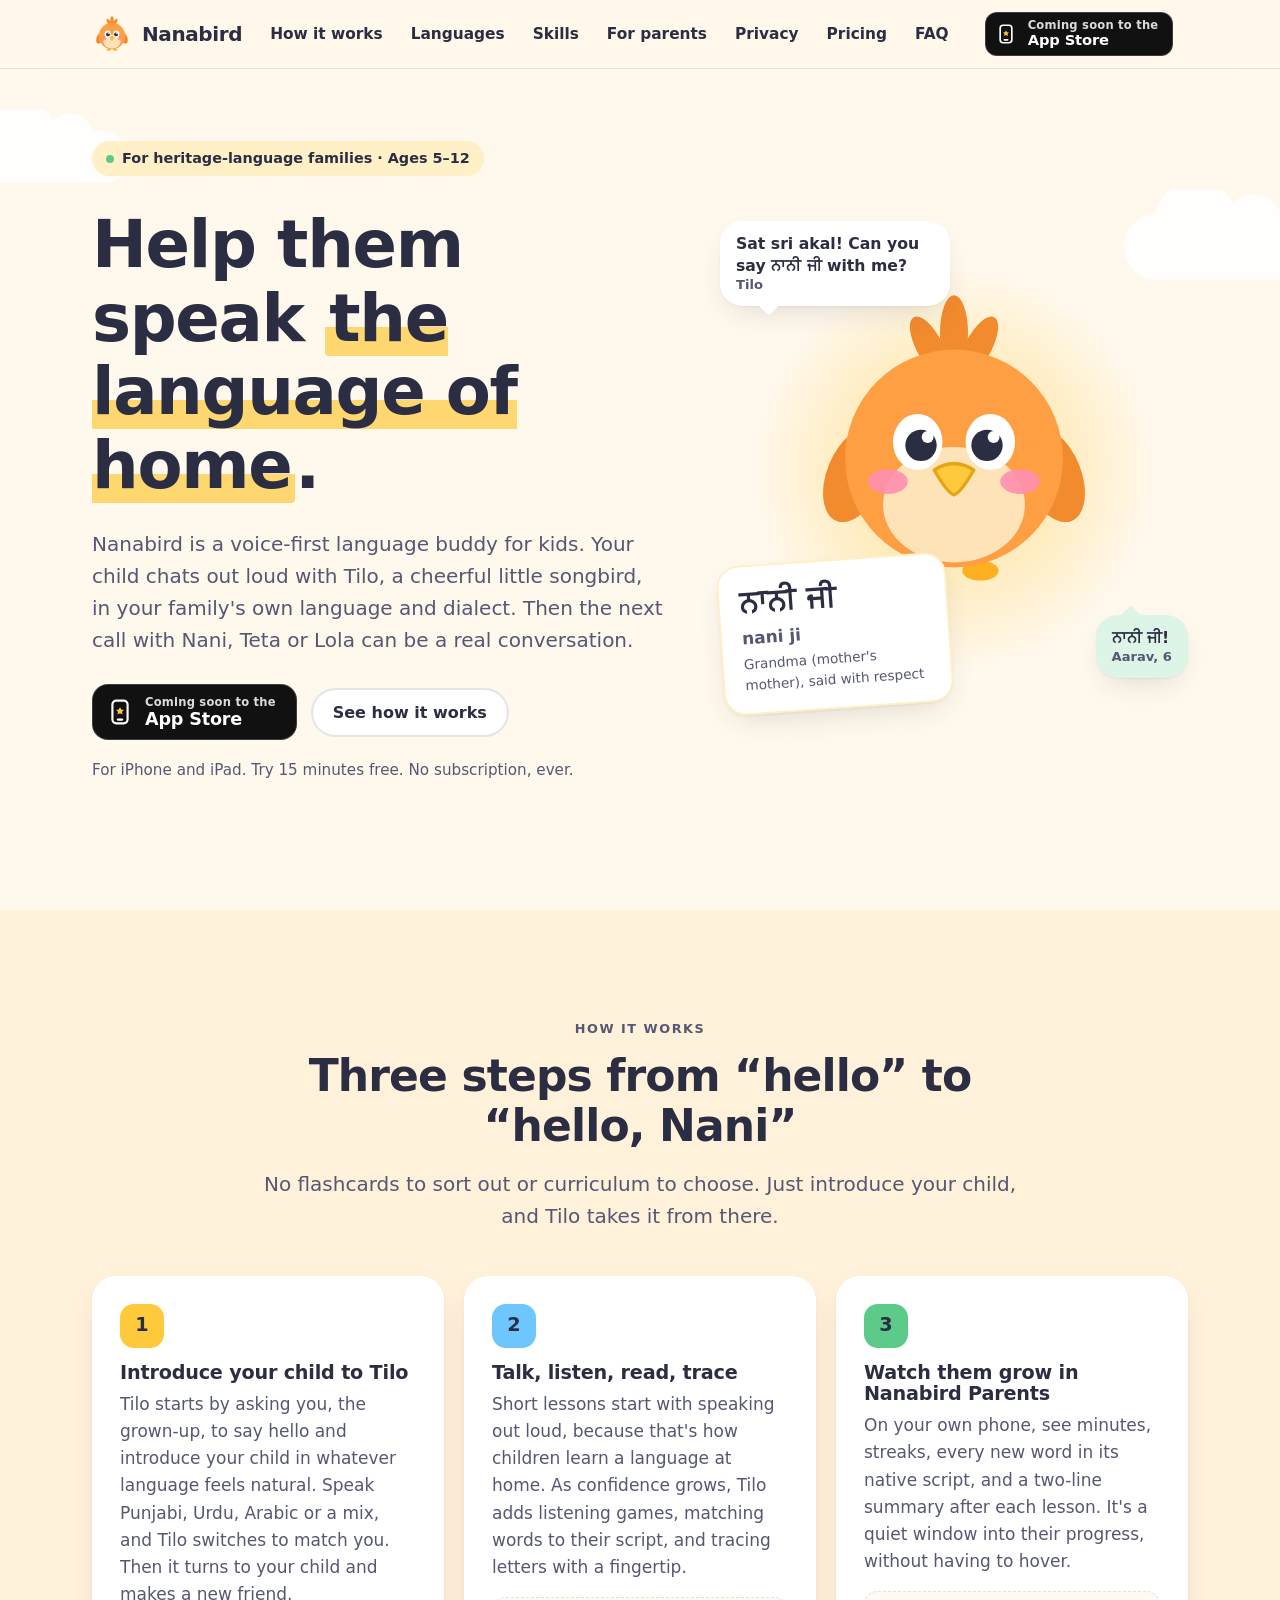
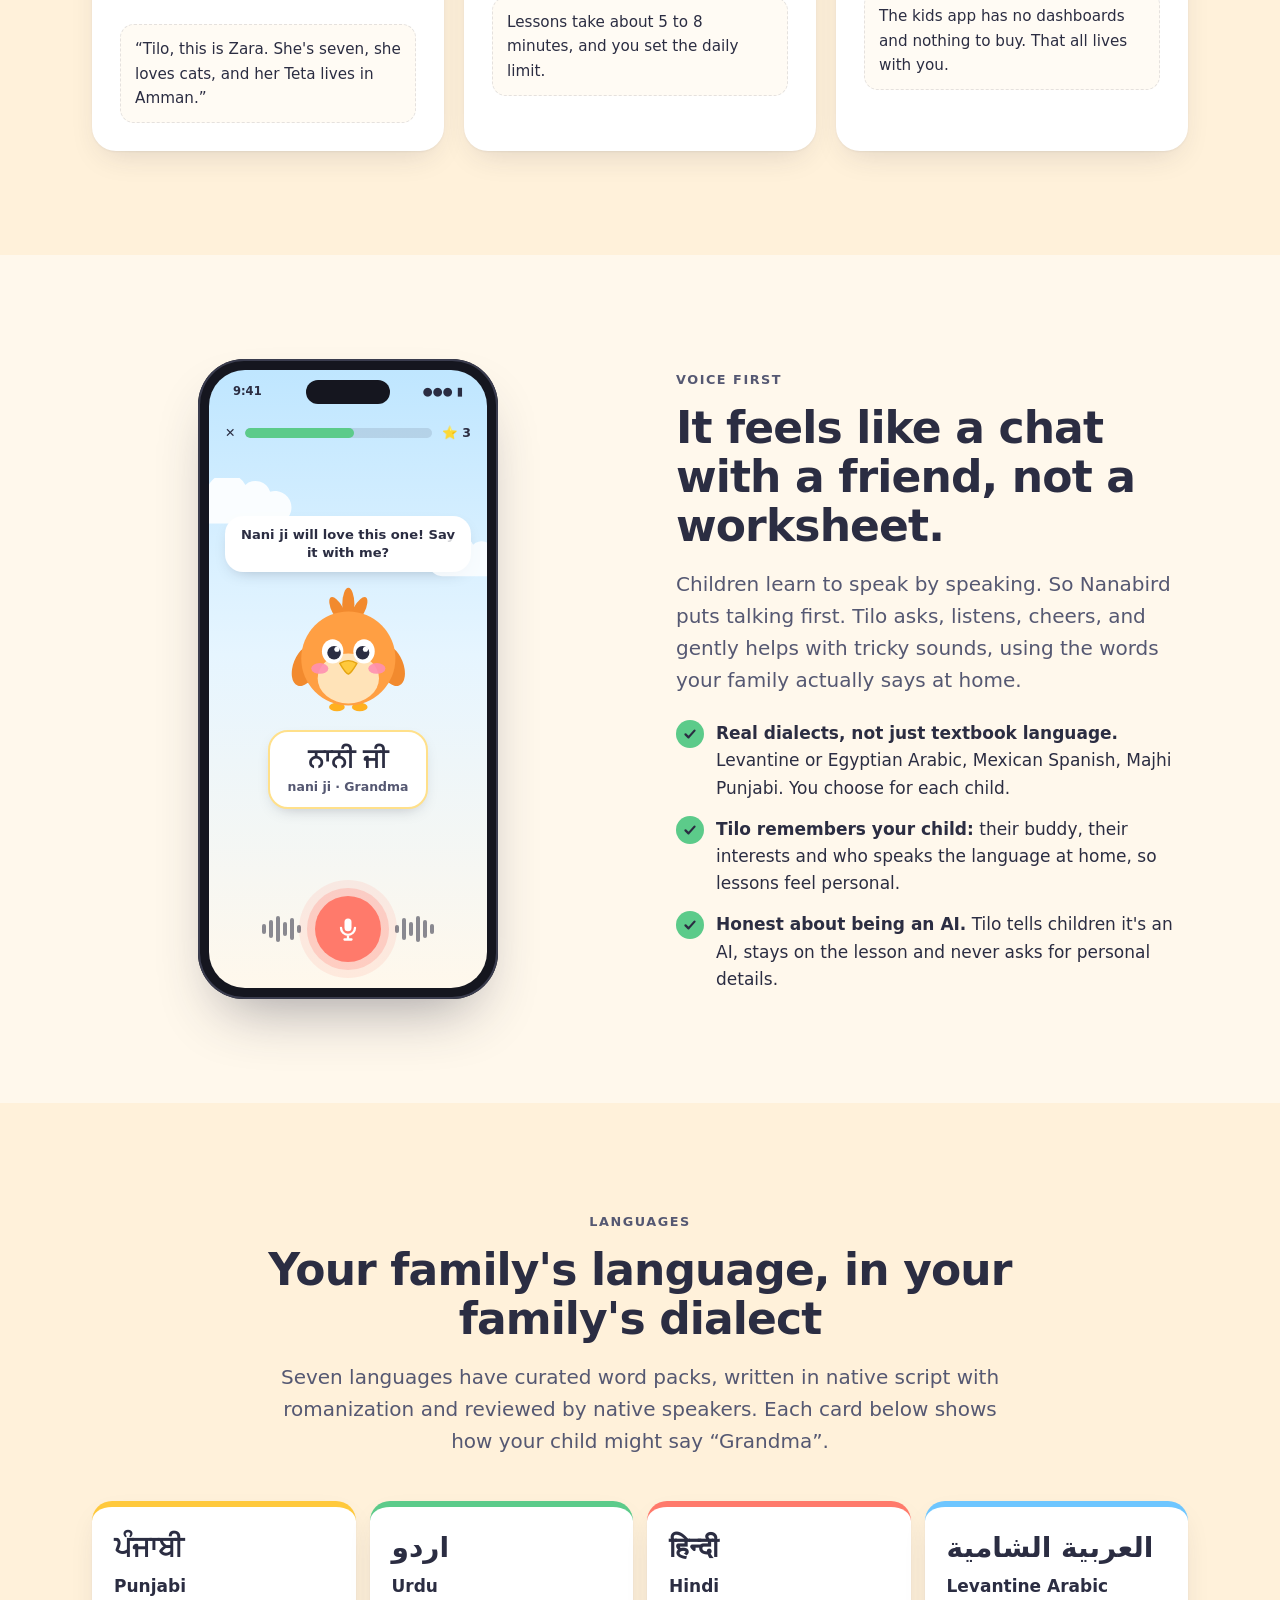
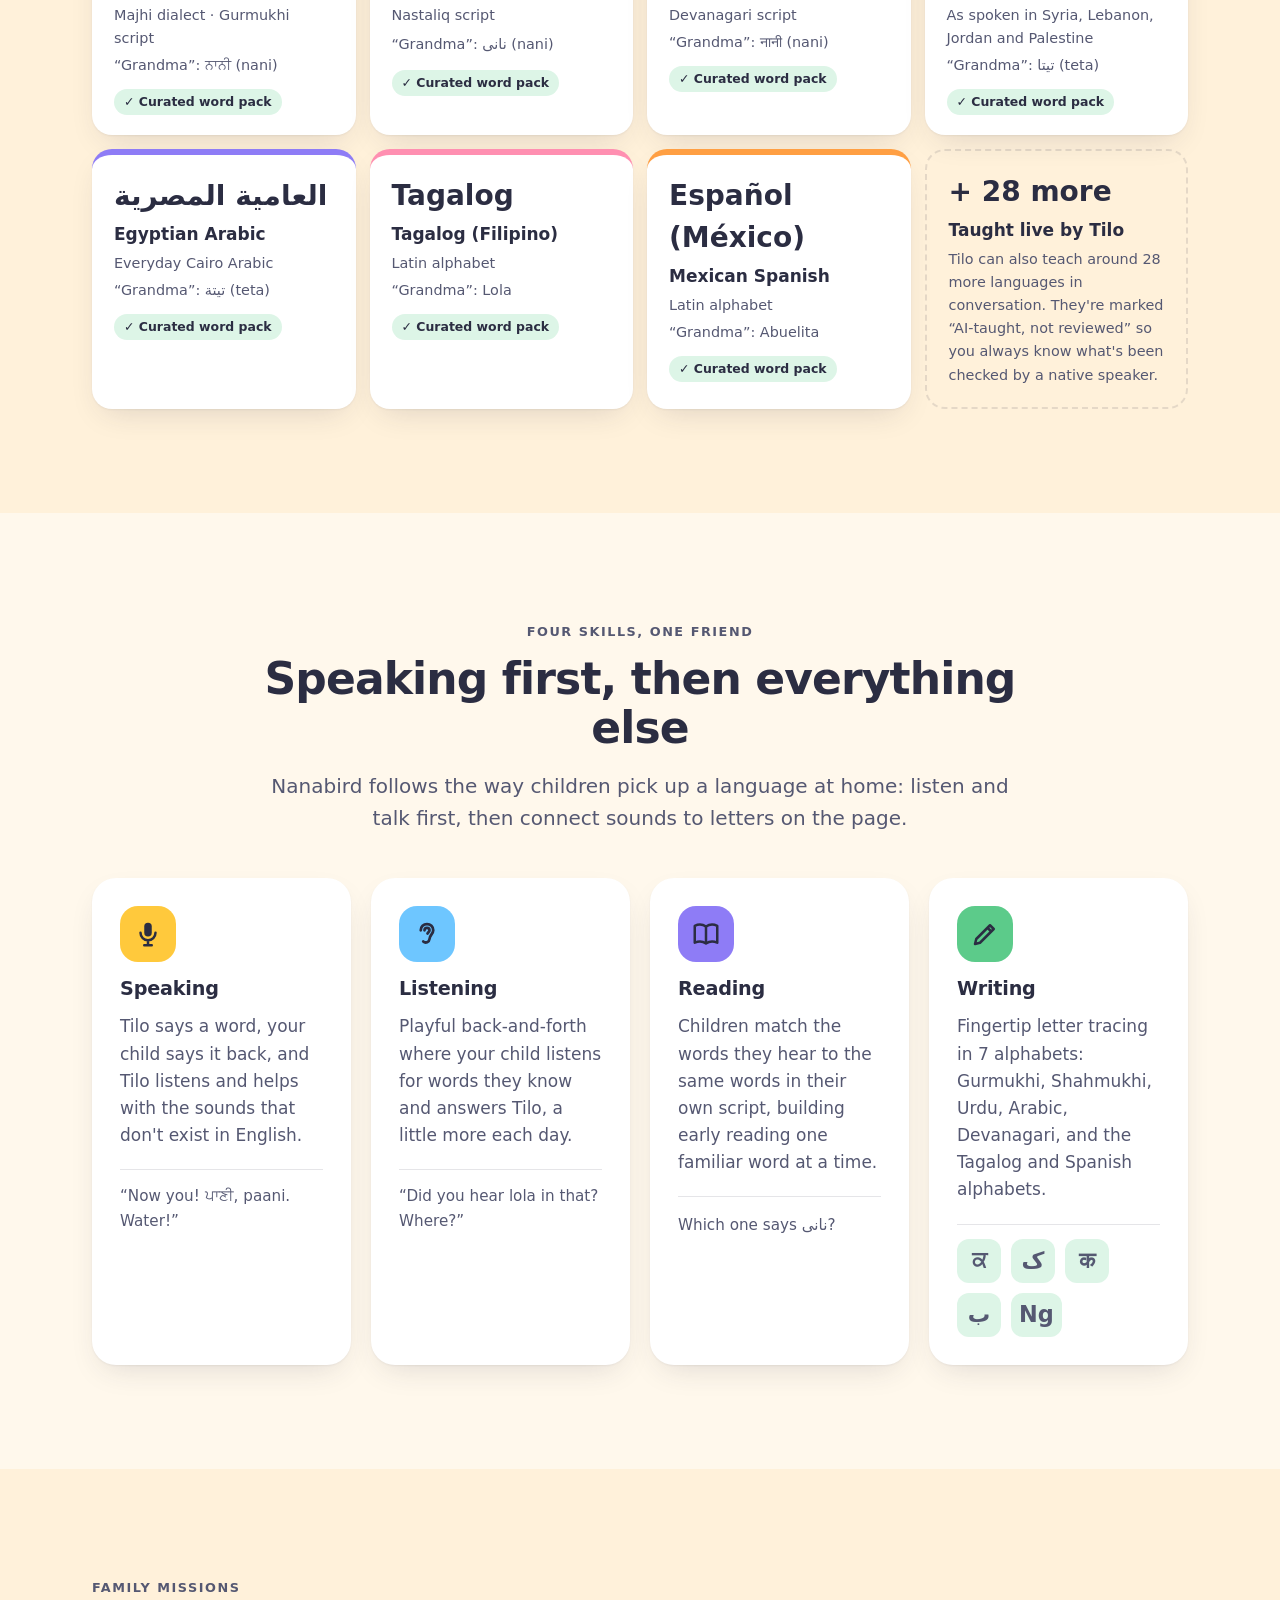
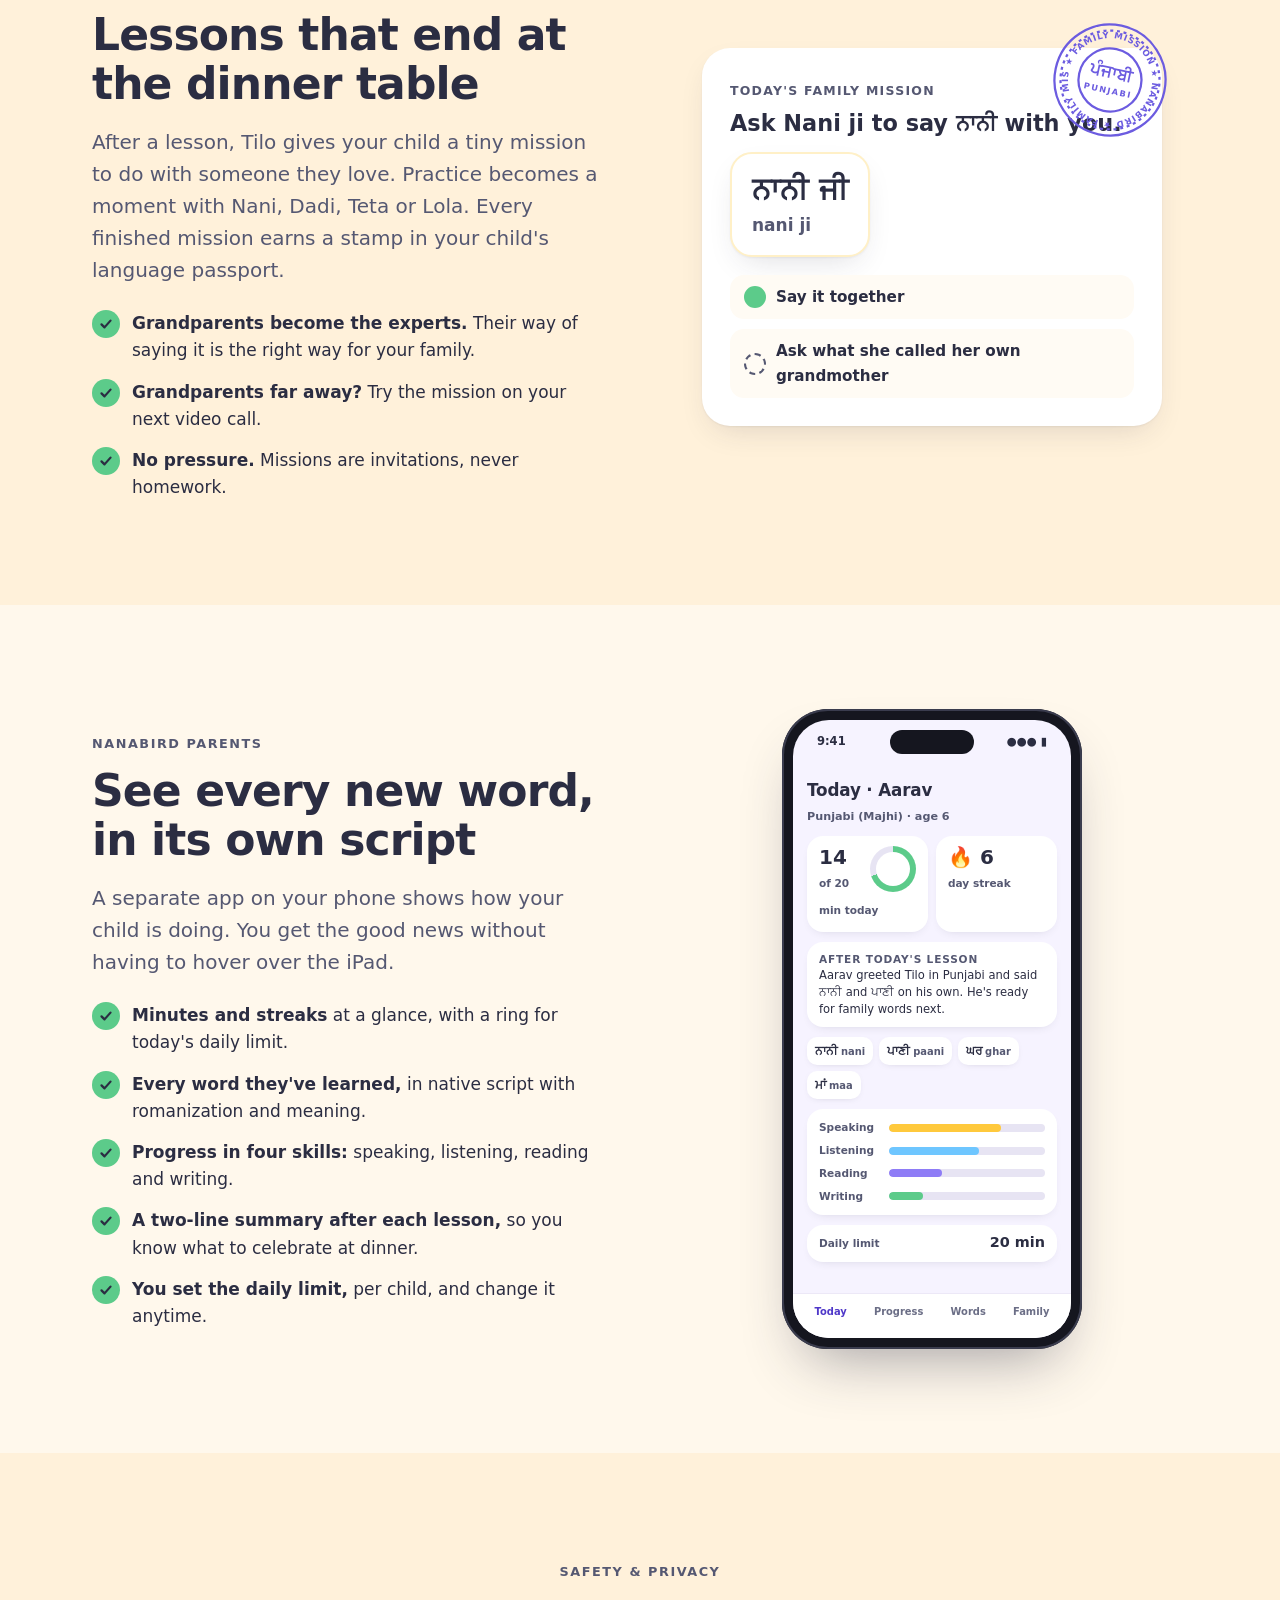
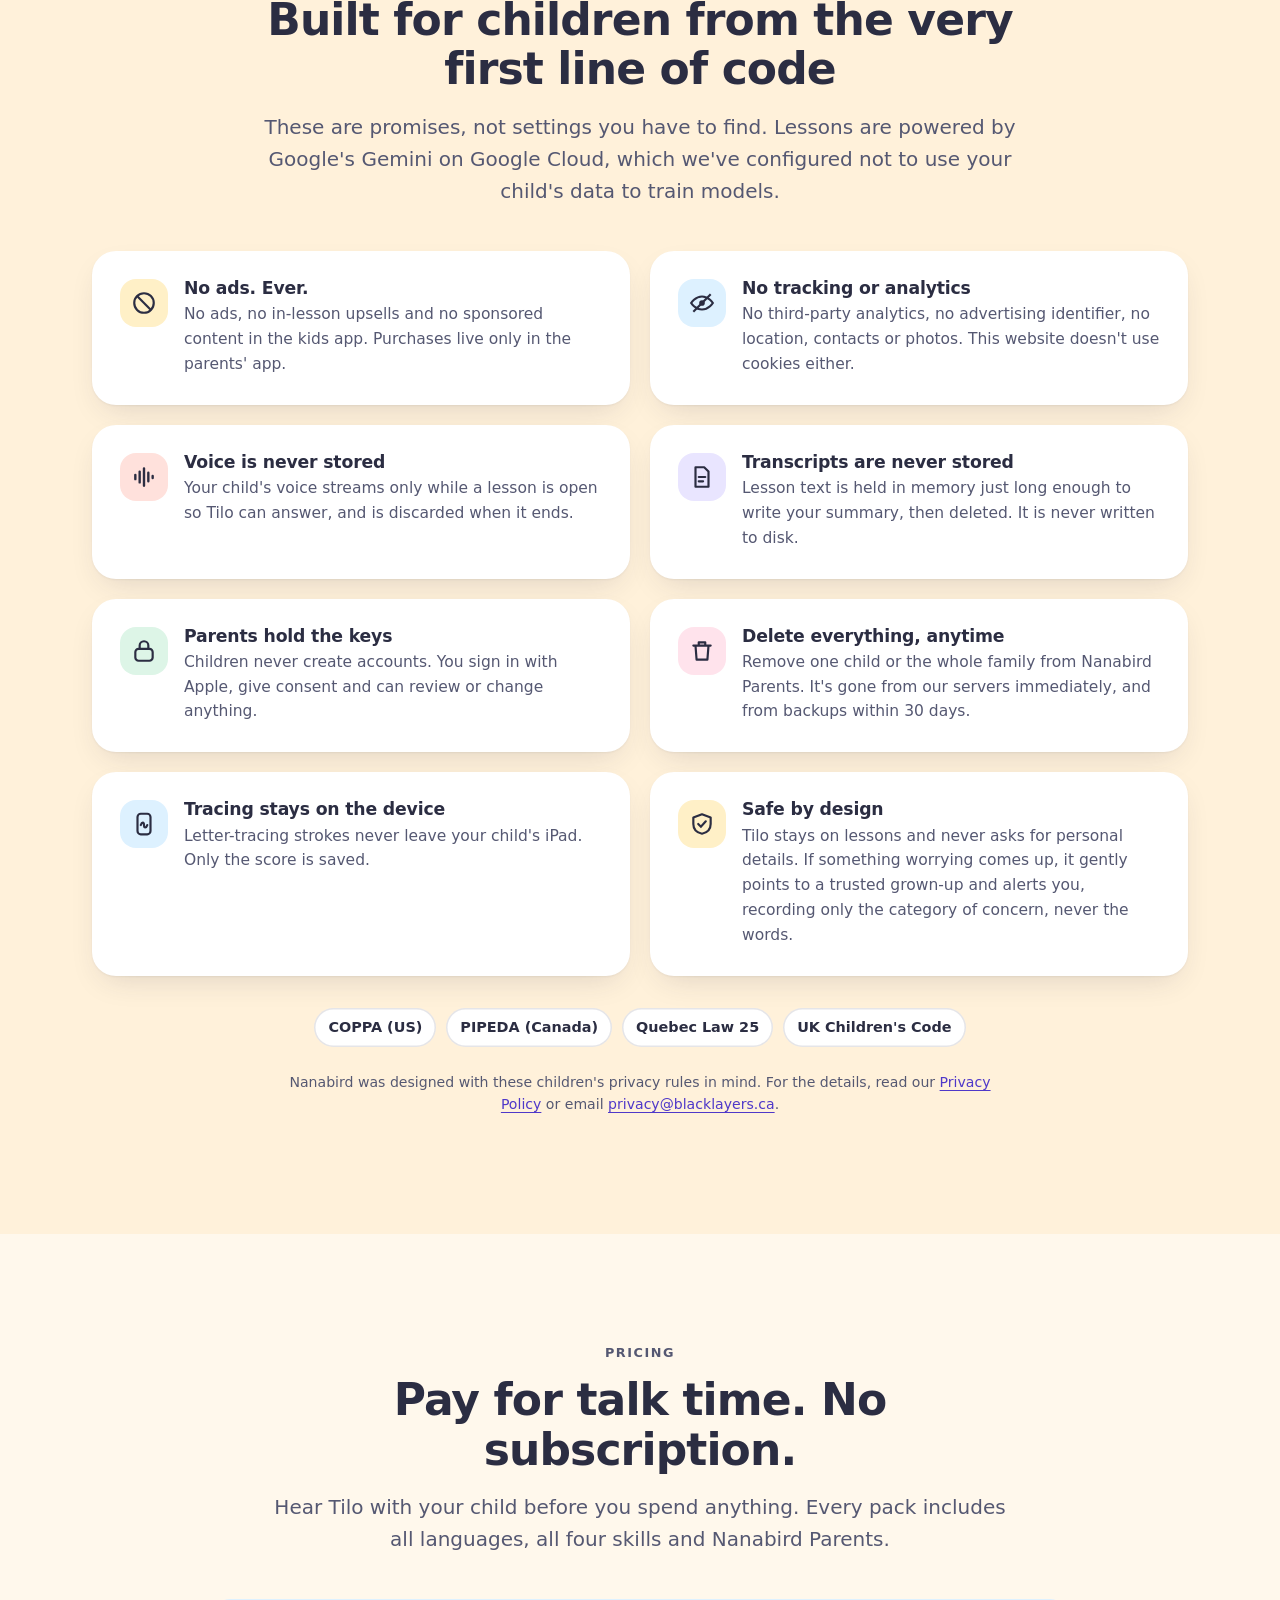
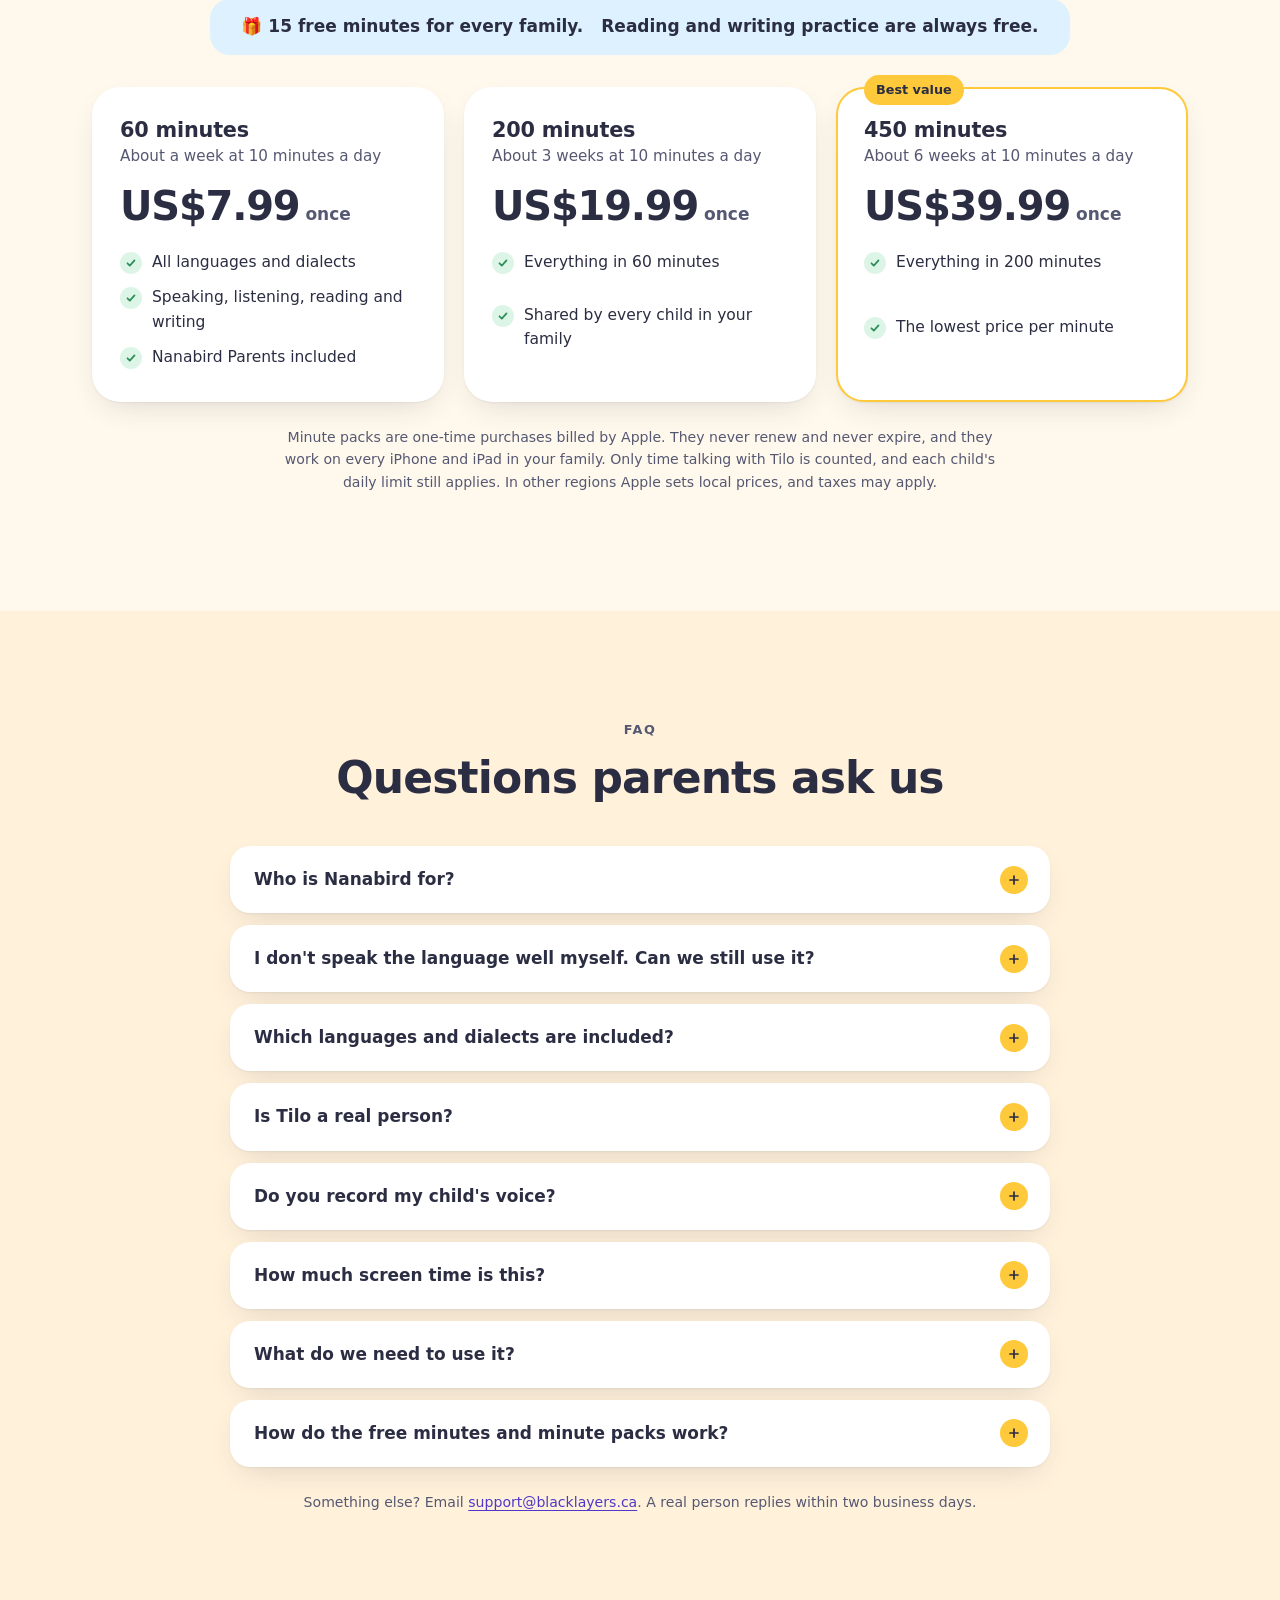
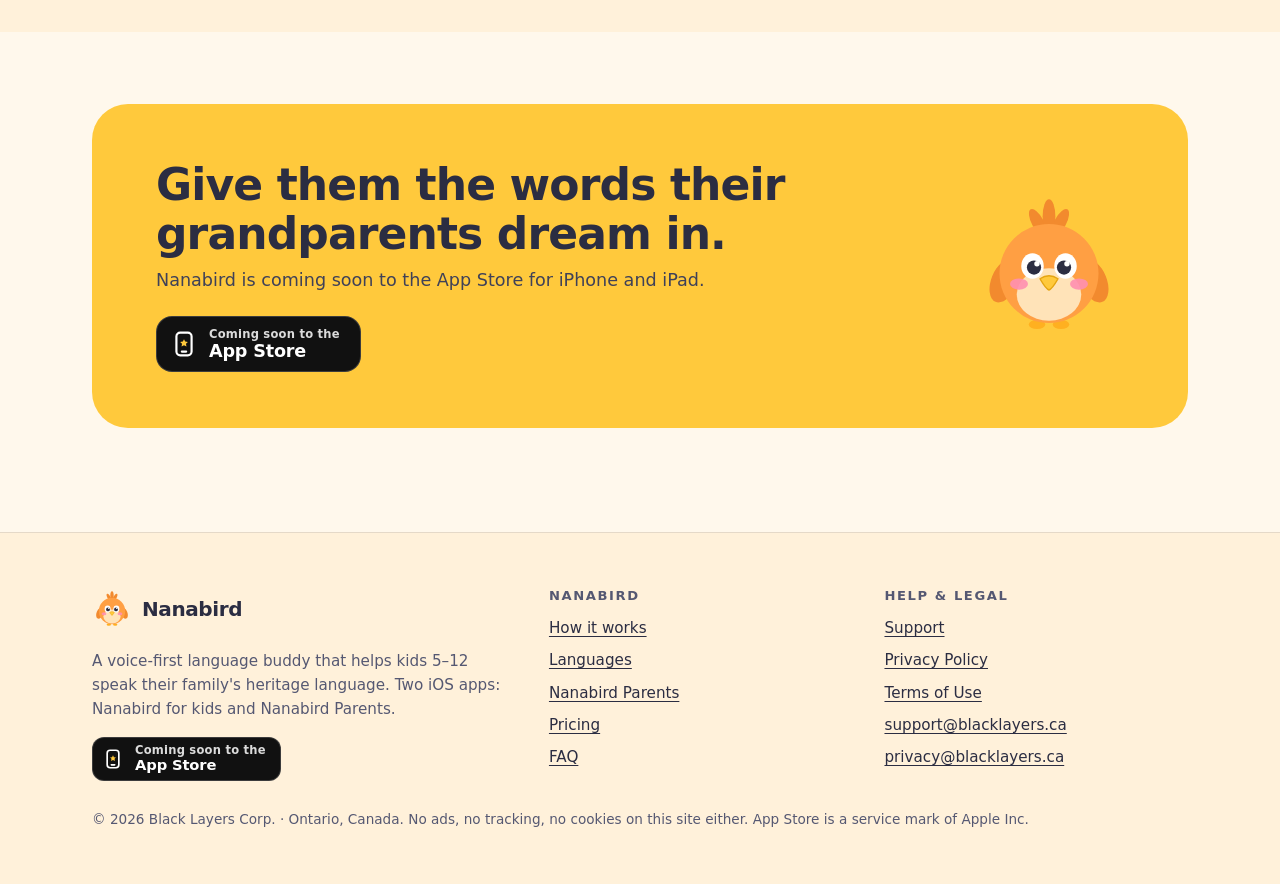
<file: index.html>
<!doctype html>
<html lang="en">
<head>
<meta charset="utf-8">
<meta name="viewport" content="width=device-width,initial-scale=1,viewport-fit=cover">
<title>Nanabird: help your child speak the language of home</title>
<meta name="description" content="A voice-first language buddy for kids 5–12. Your child talks out loud with Tilo, a friendly songbird, in your family's heritage language: Punjabi, Urdu, Hindi, Arabic, Tagalog, Spanish and more.">
<meta name="theme-color" content="#FFF8EC" media="(prefers-color-scheme: light)">
<meta name="theme-color" content="#17182A" media="(prefers-color-scheme: dark)">
<meta name="color-scheme" content="light dark">
<link rel="canonical" href="https://blacklayerscorp.github.io/nanabird/">
<meta property="og:type" content="website">
<meta property="og:site_name" content="Nanabird">
<meta property="og:title" content="Nanabird: help your child speak the language of home">
<meta property="og:description" content="A voice-first language buddy for kids 5–12. Your child talks out loud with Tilo, a friendly songbird, in your family's heritage language: Punjabi, Urdu, Hindi, Arabic, Tagalog, Spanish and more.">
<meta property="og:url" content="https://blacklayerscorp.github.io/nanabird/">
<meta property="og:image" content="https://blacklayerscorp.github.io/nanabird/assets/og-image.png">
<meta property="og:image:width" content="1200">
<meta property="og:image:height" content="630">
<meta property="og:image:alt" content="Tilo the orange songbird next to the words: Help them speak the language of home.">
<meta name="twitter:card" content="summary_large_image">
<link rel="icon" href="assets/favicon.svg" type="image/svg+xml">
<link rel="icon" href="assets/favicon-32.png" sizes="32x32" type="image/png">
<link rel="apple-touch-icon" href="assets/apple-touch-icon.png">
<link rel="stylesheet" href="assets/site.css">
</head>
<body>
<a class="skip" href="#main">Skip to main content</a>
<header class="site-header">
<div class="wrap nav">
<a class="brand" href="#top" aria-label="Nanabird home"><svg class="tilo brand-tilo" viewBox="0 0 200 200" aria-hidden="true" focusable="false"><g class="bob">
<g fill="#F28A2E"><ellipse cx="85" cy="42" rx="8" ry="20" transform="rotate(-28 85 42)"/><ellipse cx="100" cy="34" rx="8.5" ry="23"/><ellipse cx="115" cy="42" rx="8" ry="20" transform="rotate(28 115 42)"/></g>
<g fill="#FFB020"><ellipse cx="84" cy="178" rx="11" ry="6"/><ellipse cx="116" cy="178" rx="11" ry="6"/></g>
<ellipse cx="40" cy="120" rx="17" ry="30" fill="#F28A2E" transform="rotate(22 40 120)"/>
<g class="wing-r"><ellipse cx="160" cy="120" rx="17" ry="30" fill="#F28A2E" transform="rotate(-22 160 120)"/></g>
<circle cx="100" cy="110" r="66" fill="#FF9F43"/>
<ellipse cx="100" cy="138" rx="43" ry="35" fill="#FFE3B8"/>
<ellipse cx="60" cy="124" rx="12" ry="7.5" fill="#FF8FB1" opacity=".9"/><ellipse cx="140" cy="124" rx="12" ry="7.5" fill="#FF8FB1" opacity=".9"/>
<g class="eyes"><ellipse cx="78" cy="100" rx="15" ry="17" fill="#fff"/><ellipse cx="122" cy="100" rx="15" ry="17" fill="#fff"/><circle cx="80" cy="102" r="9.5" fill="#2B2D42"/><circle cx="120" cy="102" r="9.5" fill="#2B2D42"/><circle cx="84" cy="97" r="3.6" fill="#fff"/><circle cx="124" cy="97" r="3.6" fill="#fff"/></g>
<path d="M88 117 Q100 109 112 117 Q104 131 100 132 Q96 131 88 117Z" fill="#FFC93C" stroke="#E5A512" stroke-width="2" stroke-linejoin="round"/>
</g></svg><span>Nanabird</span></a>
<nav aria-label="Main"><ul class="nav-links"><li><a href="#how">How it works</a></li><li><a href="#languages">Languages</a></li><li><a href="#skills">Skills</a></li><li><a href="#parents">For parents</a></li><li><a href="#privacy">Privacy</a></li><li><a href="#pricing">Pricing</a></li><li><a href="#faq">FAQ</a></li></ul></nav>
<details class="menu"><summary aria-label="Open menu"><svg width="18" height="18" viewBox="0 0 24 24" aria-hidden="true"><path d="M4 7h16M4 12h16M4 17h16" stroke="currentColor" stroke-width="2.4" stroke-linecap="round"/></svg>Menu</summary><nav aria-label="Main (mobile)"><ul><li><a href="#how">How it works</a></li><li><a href="#languages">Languages</a></li><li><a href="#skills">Skills</a></li><li><a href="#parents">For parents</a></li><li><a href="#privacy">Privacy</a></li><li><a href="#pricing">Pricing</a></li><li><a href="#faq">FAQ</a></li></ul></nav></details>
<span class="nav-cta"><span class="appstore sm" role="note" aria-label="Coming soon to the App Store"><svg viewBox="0 0 24 24" aria-hidden="true" focusable="false"><rect x="5" y="1.5" width="14" height="21" rx="3.5" fill="none" stroke="currentColor" stroke-width="2"/><path d="M12 7.5l1.1 2.3 2.5.3-1.8 1.7.5 2.5-2.3-1.2-2.3 1.2.5-2.5-1.8-1.7 2.5-.3z" fill="#FFC93C"/><path d="M10 19h4" stroke="currentColor" stroke-width="2" stroke-linecap="round"/></svg><span><small>Coming soon to the</small><strong>App Store</strong></span></span></span>
</div>
<script>document.querySelector(".menu").addEventListener("click",function(e){if(e.target.closest("a"))this.removeAttribute("open")});</script>
</header>
<main id="main">

<section class="hero" id="top" aria-labelledby="hero-title">
<svg class="cloud" style="top:40px;left:-40px" width="180" viewBox="0 0 160 70" aria-hidden="true" focusable="false"><path fill="#fff" d="M28 66a24 24 0 0 1-2-48 30 30 0 0 1 56-8 22 22 0 0 1 36 10 24 24 0 0 1 14 46z"/></svg><svg class="cloud" style="top:120px;right:-60px" width="220" viewBox="0 0 160 70" aria-hidden="true" focusable="false"><path fill="#fff" d="M28 66a24 24 0 0 1-2-48 30 30 0 0 1 56-8 22 22 0 0 1 36 10 24 24 0 0 1 14 46z"/></svg>
<div class="wrap hero-grid">
<div>
<p class="pill"><span class="dot" aria-hidden="true"></span>For heritage-language families · Ages 5–12</p>
<h1 id="hero-title" style="margin-top:18px">Help them speak <span class="hl">the language of home</span>.</h1>
<p class="lede">Nanabird is a voice-first language buddy for kids. Your child chats out loud with Tilo, a cheerful little songbird, in your family's own language and dialect. Then the next call with Nani, Teta or Lola can be a real conversation.</p>
<div class="hero-actions"><span class="appstore" role="note" aria-label="Coming soon to the App Store"><svg viewBox="0 0 24 24" aria-hidden="true" focusable="false"><rect x="5" y="1.5" width="14" height="21" rx="3.5" fill="none" stroke="currentColor" stroke-width="2"/><path d="M12 7.5l1.1 2.3 2.5.3-1.8 1.7.5 2.5-2.3-1.2-2.3 1.2.5-2.5-1.8-1.7 2.5-.3z" fill="#FFC93C"/><path d="M10 19h4" stroke="currentColor" stroke-width="2" stroke-linecap="round"/></svg><span><small>Coming soon to the</small><strong>App Store</strong></span></span><a class="btn btn-ghost" href="#how">See how it works</a></div>
<p class="hero-note">For iPhone and iPad. Try 15 minutes free. No subscription, ever.</p>
</div>
<div class="hero-art">
<div class="sunburst" aria-hidden="true"></div>
<svg class="tilo" viewBox="0 0 200 200" role="img" aria-label="Tilo, Nanabird's round orange songbird, waving hello"><g class="bob">
<g fill="#F28A2E"><ellipse cx="85" cy="42" rx="8" ry="20" transform="rotate(-28 85 42)"/><ellipse cx="100" cy="34" rx="8.5" ry="23"/><ellipse cx="115" cy="42" rx="8" ry="20" transform="rotate(28 115 42)"/></g>
<g fill="#FFB020"><ellipse cx="84" cy="178" rx="11" ry="6"/><ellipse cx="116" cy="178" rx="11" ry="6"/></g>
<ellipse cx="40" cy="120" rx="17" ry="30" fill="#F28A2E" transform="rotate(22 40 120)"/>
<g class="wing-r"><ellipse cx="160" cy="120" rx="17" ry="30" fill="#F28A2E" transform="rotate(-22 160 120)"/></g>
<circle cx="100" cy="110" r="66" fill="#FF9F43"/>
<ellipse cx="100" cy="138" rx="43" ry="35" fill="#FFE3B8"/>
<ellipse cx="60" cy="124" rx="12" ry="7.5" fill="#FF8FB1" opacity=".9"/><ellipse cx="140" cy="124" rx="12" ry="7.5" fill="#FF8FB1" opacity=".9"/>
<g class="eyes"><ellipse cx="78" cy="100" rx="15" ry="17" fill="#fff"/><ellipse cx="122" cy="100" rx="15" ry="17" fill="#fff"/><circle cx="80" cy="102" r="9.5" fill="#2B2D42"/><circle cx="120" cy="102" r="9.5" fill="#2B2D42"/><circle cx="84" cy="97" r="3.6" fill="#fff"/><circle cx="124" cy="97" r="3.6" fill="#fff"/></g>
<path d="M88 117 Q100 109 112 117 Q104 131 100 132 Q96 131 88 117Z" fill="#FFC93C" stroke="#E5A512" stroke-width="2" stroke-linejoin="round"/>
</g></svg>
<p class="bubble b1 float">Sat sri akal! Can you say <span lang="pa">ਨਾਨੀ ਜੀ</span> with me?<small>Tilo</small></p>
<p class="bubble b2"><span lang="pa">ਨਾਨੀ ਜੀ!</span><small>Aarav, 6</small></p>
<div class="wordcard" aria-label="Word card: nani ji, Grandma"><span class="native" lang="pa">ਨਾਨੀ ਜੀ</span><span class="roman">nani ji</span><span class="meaning">Grandma (mother's mother), said with respect</span></div>
</div>
</div>
</section>

<section id="how" class="alt" aria-labelledby="how-title">
<div class="wrap">
<div class="section-head center"><span class="eyebrow">How it works</span><h2 id="how-title">Three steps from “hello” to “hello, Nani”</h2><p class="lede">No flashcards to sort out or curriculum to choose. Just introduce your child, and Tilo takes it from there.</p></div>
<ol class="steps grid grid-3">
<li class="card step"><span class="num" aria-hidden="true">1</span><h3>Introduce your child to Tilo</h3><p>Tilo starts by asking you, the grown-up, to say hello and introduce your child in whatever language feels natural. Speak Punjabi, Urdu, Arabic or a mix, and Tilo switches to match you. Then it turns to your child and makes a new friend.</p><p class="quote">“Tilo, this is Zara. She's seven, she loves cats, and her Teta lives in Amman.”</p></li>
<li class="card step"><span class="num" aria-hidden="true">2</span><h3>Talk, listen, read, trace</h3><p>Short lessons start with speaking out loud, because that's how children learn a language at home. As confidence grows, Tilo adds listening games, matching words to their script, and tracing letters with a fingertip.</p><p class="quote">Lessons take about 5 to 8 minutes, and you set the daily limit.</p></li>
<li class="card step"><span class="num" aria-hidden="true">3</span><h3>Watch them grow in Nanabird Parents</h3><p>On your own phone, see minutes, streaks, every new word in its native script, and a two-line summary after each lesson. It's a quiet window into their progress, without having to hover.</p><p class="quote">The kids app has no dashboards and nothing to buy. That all lives with you.</p></li>
</ol>
</div>
</section>

<section aria-labelledby="lesson-title">
<div class="wrap split">
<div><div class="phone" role="img" aria-label="Illustration of a Nanabird lesson screen: Tilo asks the child to say nani ji together, with a big microphone button.">
<div class="screen" aria-hidden="true">
<div class="island"></div>
<div class="status"><span>9:41</span><span>●●● ▮</span></div>
<div class="lesson-top"><span>✕</span><div class="prog"><i></i></div><span>⭐ 3</span></div>
<div class="lesson-stage">
<svg class="cloud" style="top:8%;left:-20px;opacity:.9" width="110" viewBox="0 0 160 70" aria-hidden="true" focusable="false"><path fill="#fff" d="M28 66a24 24 0 0 1-2-48 30 30 0 0 1 56-8 22 22 0 0 1 36 10 24 24 0 0 1 14 46z"/></svg><svg class="cloud" style="top:22%;right:-30px;opacity:.8" width="90" viewBox="0 0 160 70" aria-hidden="true" focusable="false"><path fill="#fff" d="M28 66a24 24 0 0 1-2-48 30 30 0 0 1 56-8 22 22 0 0 1 36 10 24 24 0 0 1 14 46z"/></svg>
<div class="lesson-bubble">Nani ji will love this one! Say it with me?</div>
<svg class="tilo" viewBox="0 0 200 200" aria-hidden="true" focusable="false"><g class="bob">
<g fill="#F28A2E"><ellipse cx="85" cy="42" rx="8" ry="20" transform="rotate(-28 85 42)"/><ellipse cx="100" cy="34" rx="8.5" ry="23"/><ellipse cx="115" cy="42" rx="8" ry="20" transform="rotate(28 115 42)"/></g>
<g fill="#FFB020"><ellipse cx="84" cy="178" rx="11" ry="6"/><ellipse cx="116" cy="178" rx="11" ry="6"/></g>
<ellipse cx="40" cy="120" rx="17" ry="30" fill="#F28A2E" transform="rotate(22 40 120)"/>
<g class="wing-r"><ellipse cx="160" cy="120" rx="17" ry="30" fill="#F28A2E" transform="rotate(-22 160 120)"/></g>
<circle cx="100" cy="110" r="66" fill="#FF9F43"/>
<ellipse cx="100" cy="138" rx="43" ry="35" fill="#FFE3B8"/>
<ellipse cx="60" cy="124" rx="12" ry="7.5" fill="#FF8FB1" opacity=".9"/><ellipse cx="140" cy="124" rx="12" ry="7.5" fill="#FF8FB1" opacity=".9"/>
<g class="eyes"><ellipse cx="78" cy="100" rx="15" ry="17" fill="#fff"/><ellipse cx="122" cy="100" rx="15" ry="17" fill="#fff"/><circle cx="80" cy="102" r="9.5" fill="#2B2D42"/><circle cx="120" cy="102" r="9.5" fill="#2B2D42"/><circle cx="84" cy="97" r="3.6" fill="#fff"/><circle cx="124" cy="97" r="3.6" fill="#fff"/></g>
<path d="M88 117 Q100 109 112 117 Q104 131 100 132 Q96 131 88 117Z" fill="#FFC93C" stroke="#E5A512" stroke-width="2" stroke-linejoin="round"/>
</g></svg>
<div class="lesson-word"><div class="native" lang="pa">ਨਾਨੀ ਜੀ</div><div class="roman">nani ji · Grandma</div></div>
</div>
<div class="lesson-mic"><div class="wave"><i style="height:10px"></i><i style="height:18px"></i><i style="height:26px"></i><i style="height:14px"></i><i style="height:22px"></i><i style="height:8px"></i></div><div class="mic"><svg viewBox="0 0 24 24" aria-hidden="true"><rect x="9" y="3" width="6" height="11" rx="3" fill="#fff"/><path d="M6 11a6 6 0 0 0 12 0M12 17v4M9 21h6" fill="none" stroke="#fff" stroke-width="2" stroke-linecap="round"/></svg></div><div class="wave"><i style="height:8px"></i><i style="height:22px"></i><i style="height:14px"></i><i style="height:26px"></i><i style="height:18px"></i><i style="height:10px"></i></div></div>
</div></div></div>
<div>
<span class="eyebrow">Voice first</span>
<h2 id="lesson-title">It feels like a chat with a friend, not a worksheet.</h2>
<p class="lede">Children learn to speak by speaking. So Nanabird puts talking first. Tilo asks, listens, cheers, and gently helps with tricky sounds, using the words your family actually says at home.</p>
<ul class="checks">
<li><span><strong>Real dialects, not just textbook language.</strong> Levantine or Egyptian Arabic, Mexican Spanish, Majhi Punjabi. You choose for each child.</span></li>
<li><span><strong>Tilo remembers your child:</strong> their buddy, their interests and who speaks the language at home, so lessons feel personal.</span></li>
<li><span><strong>Honest about being an AI.</strong> Tilo tells children it's an AI, stays on the lesson and never asks for personal details.</span></li>
</ul>
</div>
</div>
</section>

<section id="languages" class="alt" aria-labelledby="lang-title">
<div class="wrap">
<div class="section-head center"><span class="eyebrow">Languages</span><h2 id="lang-title">Your family's language, in your family's dialect</h2><p class="lede">Seven languages have curated word packs, written in native script with romanization and reviewed by native speakers. Each card below shows how your child might say “Grandma”.</p></div>
<ul class="langs" role="list" style="list-style:none;padding:0;margin:0">
<li class="lang" style="--c:#FFC93C">
<span class="native" lang="pa" dir="ltr">ਪੰਜਾਬੀ</span>
<span class="en">Punjabi</span>
<span class="note">Majhi dialect · Gurmukhi script</span>
<span class="note">“Grandma”: <span lang="pa" dir="ltr" class="script">ਨਾਨੀ</span> (nani)</span>
<span class="tag">✓ Curated word pack</span>
</li>
<li class="lang" style="--c:#5CCB8A">
<span class="native" lang="ur" dir="rtl">اردو</span>
<span class="en">Urdu</span>
<span class="note">Nastaliq script</span>
<span class="note">“Grandma”: <span lang="ur" dir="rtl" class="script">نانی</span> (nani)</span>
<span class="tag">✓ Curated word pack</span>
</li>
<li class="lang" style="--c:#FF7A6B">
<span class="native" lang="hi" dir="ltr">हिन्दी</span>
<span class="en">Hindi</span>
<span class="note">Devanagari script</span>
<span class="note">“Grandma”: <span lang="hi" dir="ltr" class="script">नानी</span> (nani)</span>
<span class="tag">✓ Curated word pack</span>
</li>
<li class="lang" style="--c:#6EC6FF">
<span class="native" lang="ar" dir="rtl">العربية الشامية</span>
<span class="en">Levantine Arabic</span>
<span class="note">As spoken in Syria, Lebanon, Jordan and Palestine</span>
<span class="note">“Grandma”: <span lang="ar" dir="rtl" class="script">تيتا</span> (teta)</span>
<span class="tag">✓ Curated word pack</span>
</li>
<li class="lang" style="--c:#8E7CF6">
<span class="native" lang="ar-EG" dir="rtl">العامية المصرية</span>
<span class="en">Egyptian Arabic</span>
<span class="note">Everyday Cairo Arabic</span>
<span class="note">“Grandma”: <span lang="ar-EG" dir="rtl" class="script">تيتة</span> (teta)</span>
<span class="tag">✓ Curated word pack</span>
</li>
<li class="lang" style="--c:#FF8FB1">
<span class="native" lang="tl" dir="ltr">Tagalog</span>
<span class="en">Tagalog (Filipino)</span>
<span class="note">Latin alphabet</span>
<span class="note">“Grandma”: <span lang="tl" dir="ltr" class="script">Lola</span></span>
<span class="tag">✓ Curated word pack</span>
</li>
<li class="lang" style="--c:#FF9F43">
<span class="native" lang="es-MX" dir="ltr">Español (México)</span>
<span class="en">Mexican Spanish</span>
<span class="note">Latin alphabet</span>
<span class="note">“Grandma”: <span lang="es-MX" dir="ltr" class="script">Abuelita</span></span>
<span class="tag">✓ Curated word pack</span>
</li>
<li class="lang more"><span class="native">+ 28 more</span><span class="en">Taught live by Tilo</span><span class="note">Tilo can also teach around 28 more languages in conversation. They're marked “AI-taught, not reviewed” so you always know what's been checked by a native speaker.</span></li>
</ul>
</div>
</section>

<section id="skills" aria-labelledby="skills-title">
<div class="wrap">
<div class="section-head center"><span class="eyebrow">Four skills, one friend</span><h2 id="skills-title">Speaking first, then everything else</h2><p class="lede">Nanabird follows the way children pick up a language at home: listen and talk first, then connect sounds to letters on the page.</p></div>
<div class="grid grid-4">
<article class="card skill"><span class="ico" style="background:var(--sun)"><svg viewBox="0 0 24 24" aria-hidden="true"><rect x="9" y="3" width="6" height="11" rx="3" fill="#2B2D42"/><path d="M6 11a6 6 0 0 0 12 0M12 17v4M9 21h6" fill="none" stroke="#2B2D42" stroke-width="2" stroke-linecap="round"/></svg></span><h3>Speaking</h3><p>Tilo says a word, your child says it back, and Tilo listens and helps with the sounds that don't exist in English.</p><p class="demo">“Now you! <span lang="pa">ਪਾਣੀ</span>, paani. Water!”</p></article>
<article class="card skill"><span class="ico" style="background:var(--sky)"><svg viewBox="0 0 24 24" aria-hidden="true"><path d="M7 9a5 5 0 0 1 10 0c0 3-3 4-3 7a3 3 0 0 1-5 2" fill="none" stroke="#2B2D42" stroke-width="2.2" stroke-linecap="round"/><path d="M10 9a2 2 0 0 1 4 0c0 1.2-1.2 1.6-1.6 2.6" fill="none" stroke="#2B2D42" stroke-width="2.2" stroke-linecap="round"/></svg></span><h3>Listening</h3><p>Playful back-and-forth where your child listens for words they know and answers Tilo, a little more each day.</p><p class="demo">“Did you hear <span lang="tl">lola</span> in that? Where?”</p></article>
<article class="card skill"><span class="ico" style="background:var(--grape)"><svg viewBox="0 0 24 24" aria-hidden="true"><path d="M3 5.5C6 4 9 4 12 6c3-2 6-2 9-.5V19c-3-1.5-6-1.5-9 .5-3-2-6-2-9-.5z" fill="none" stroke="#2B2D42" stroke-width="2" stroke-linejoin="round"/><path d="M12 6v13.5" stroke="#2B2D42" stroke-width="2"/></svg></span><h3>Reading</h3><p>Children match the words they hear to the same words in their own script, building early reading one familiar word at a time.</p><p class="demo">Which one says <span lang="ur" dir="rtl">نانی</span>?</p></article>
<article class="card skill"><span class="ico" style="background:var(--leaf)"><svg viewBox="0 0 24 24" aria-hidden="true"><path d="M4 20l1-4L16 5l3 3L8 19z" fill="none" stroke="#2B2D42" stroke-width="2" stroke-linejoin="round"/><path d="M14 7l3 3" stroke="#2B2D42" stroke-width="2"/></svg></span><h3>Writing</h3><p>Fingertip letter tracing in 7 alphabets: Gurmukhi, Shahmukhi, Urdu, Arabic, Devanagari, and the Tagalog and Spanish alphabets.</p><p class="demo glyphs"><span class="sr-only">Example letters: </span><span lang="pa">ਕ</span><span lang="ur" dir="rtl">ک</span><span lang="hi">क</span><span lang="ar" dir="rtl">ب</span><span lang="tl">Ng</span></p></article>
</div>
</div>
</section>

<section id="missions" class="alt" aria-labelledby="missions-title">
<div class="wrap split">
<div>
<span class="eyebrow">Family missions</span>
<h2 id="missions-title">Lessons that end at the dinner table</h2>
<p class="lede">After a lesson, Tilo gives your child a tiny mission to do with someone they love. Practice becomes a moment with Nani, Dadi, Teta or Lola. Every finished mission earns a stamp in your child's language passport.</p>
<ul class="checks">
<li><span><strong>Grandparents become the experts.</strong> Their way of saying it is the right way for your family.</span></li>
<li><span><strong>Grandparents far away?</strong> Try the mission on your next video call.</span></li>
<li><span><strong>No pressure.</strong> Missions are invitations, never homework.</span></li>
</ul>
</div>
<div>
<div class="mission">
<svg class="stamp" viewBox="0 0 160 160" role="img" aria-label="Passport stamp: Punjabi family mission complete">
<defs><path id="ring" d="M80 80m-56 0a56 56 0 1 1 112 0a56 56 0 1 1-112 0"/></defs>
<g fill="none" stroke="#6C5CE0" stroke-width="3"><circle cx="80" cy="80" r="74"/><circle cx="80" cy="80" r="66" stroke-dasharray="4 5"/><circle cx="80" cy="80" r="42"/></g>
<g fill="#6C5CE0" font-family="ui-rounded,system-ui,sans-serif" font-weight="800">
<text font-size="11.5" letter-spacing="1.2"><textPath href="#ring" startOffset="2%">★ FAMILY MISSION ★ NANABIRD ★ FAMILY MISSION</textPath></text>
<text x="80" y="78" text-anchor="middle" font-size="22" lang="pa" font-family="'Noto Sans Gurmukhi','Mukta Mahee',system-ui,sans-serif">ਪੰਜਾਬੀ</text>
<text x="80" y="98" text-anchor="middle" font-size="11" letter-spacing="2">PUNJABI</text>
</g></svg>
<span class="label">Today's family mission</span>
<p class="task">Ask Nani ji to say <span lang="pa">ਨਾਨੀ</span> with you.</p>
<div class="wordcard"><span class="native" lang="pa">ਨਾਨੀ ਜੀ</span><span class="roman">nani ji</span></div>
<div class="mission-list">
<div><span class="ok" aria-hidden="true"></span>Say it together<span class="sr-only"> (done)</span></div>
<div><span class="todo" aria-hidden="true"></span>Ask what she called her own grandmother<span class="sr-only"> (not done yet)</span></div>
</div>
</div>
</div>
</div>
</section>

<section id="parents" aria-labelledby="parents-title">
<div class="wrap split rev">
<div><div class="phone" role="img" aria-label="Illustration of the Nanabird Parents app: 14 of 20 minutes today, a 6-day streak, a two-line lesson summary, new Punjabi words in Gurmukhi, and progress bars for speaking, listening, reading and writing.">
<div class="screen parent-screen" aria-hidden="true">
<div class="island"></div>
<div class="status"><span>9:41</span><span>●●● ▮</span></div>
<div class="pm">
<h4>Today · Aarav</h4><div class="sub">Punjabi (Majhi) · age 6</div>
<div class="row"><div class="tile"><span class="ring" style="--p:70"></span><b>14</b><span>of 20 min today</span></div><div class="tile"><b>🔥 6</b><span>day streak</span></div></div>
<div class="summary"><strong>After today's lesson</strong>Aarav greeted Tilo in Punjabi and said <span lang="pa">ਨਾਨੀ</span> and <span lang="pa">ਪਾਣੀ</span> on his own. He's ready for family words next.</div>
<div class="words"><span lang="pa">ਨਾਨੀ<small lang="en">nani</small></span><span lang="pa">ਪਾਣੀ<small lang="en">paani</small></span><span lang="pa">ਘਰ<small lang="en">ghar</small></span><span lang="pa">ਮਾਂ<small lang="en">maa</small></span></div>
<div class="bars">
<div class="bar">Speaking<i style="--w:72%;--c:#FFC93C"></i></div>
<div class="bar">Listening<i style="--w:58%;--c:#6EC6FF"></i></div>
<div class="bar">Reading<i style="--w:34%;--c:#8E7CF6"></i></div>
<div class="bar">Writing<i style="--w:22%;--c:#5CCB8A"></i></div>
</div>
<div class="tile limit"><span>Daily limit</span><b>20 min</b></div>
</div>
<div class="tabs"><span class="on">Today</span><span>Progress</span><span>Words</span><span>Family</span></div>
</div></div></div>
<div>
<span class="eyebrow">Nanabird Parents</span>
<h2 id="parents-title">See every new word, in its own script</h2>
<p class="lede">A separate app on your phone shows how your child is doing. You get the good news without having to hover over the iPad.</p>
<ul class="checks">
<li><span><strong>Minutes and streaks</strong> at a glance, with a ring for today's daily limit.</span></li>
<li><span><strong>Every word they've learned,</strong> in native script with romanization and meaning.</span></li>
<li><span><strong>Progress in four skills:</strong> speaking, listening, reading and writing.</span></li>
<li><span><strong>A two-line summary after each lesson,</strong> so you know what to celebrate at dinner.</span></li>
<li><span><strong>You set the daily limit,</strong> per child, and change it anytime.</span></li>
</ul>
</div>
</div>
</section>

<section id="privacy" class="alt" aria-labelledby="privacy-title">
<div class="wrap">
<div class="section-head center"><span class="eyebrow">Safety &amp; privacy</span><h2 id="privacy-title">Built for children from the very first line of code</h2><p class="lede">These are promises, not settings you have to find. Lessons are powered by Google's Gemini on Google Cloud, which we've configured not to use your child's data to train models.</p></div>
<ul class="grid grid-2" style="list-style:none;padding:0;margin:0">
<li class="card promise"><span class="ico" style="background:var(--tint-sun)"><svg viewBox="0 0 24 24" aria-hidden="true"><circle cx="12" cy="12" r="9" fill="none" stroke="#2B2D42" stroke-width="2"/><path d="M5.6 5.6l12.8 12.8" stroke="#2B2D42" stroke-width="2"/></svg></span><div><h3>No ads. Ever.</h3><p>No ads, no in-lesson upsells and no sponsored content in the kids app. Purchases live only in the parents' app.</p></div></li>
<li class="card promise"><span class="ico" style="background:var(--tint-sky)"><svg viewBox="0 0 24 24" aria-hidden="true"><path d="M2 12s3.6-6 10-6 10 6 10 6-3.6 6-10 6S2 12 2 12z" fill="none" stroke="#2B2D42" stroke-width="2"/><circle cx="12" cy="12" r="2.6" fill="#2B2D42"/><path d="M4 20L20 4" stroke="#2B2D42" stroke-width="2"/></svg></span><div><h3>No tracking or analytics</h3><p>No third-party analytics, no advertising identifier, no location, contacts or photos. This website doesn't use cookies either.</p></div></li>
<li class="card promise"><span class="ico" style="background:var(--tint-coral)"><svg viewBox="0 0 24 24" aria-hidden="true"><path d="M4 10v4M8 7v10M12 4v16M16 8v8M20 11v2" stroke="#2B2D42" stroke-width="2.2" stroke-linecap="round"/></svg></span><div><h3>Voice is never stored</h3><p>Your child's voice streams only while a lesson is open so Tilo can answer, and is discarded when it ends.</p></div></li>
<li class="card promise"><span class="ico" style="background:var(--tint-grape)"><svg viewBox="0 0 24 24" aria-hidden="true"><path d="M6 3h8l4 4v14H6z" fill="none" stroke="#2B2D42" stroke-width="2" stroke-linejoin="round"/><path d="M9 12h6M9 16h4" stroke="#2B2D42" stroke-width="2" stroke-linecap="round"/></svg></span><div><h3>Transcripts are never stored</h3><p>Lesson text is held in memory just long enough to write your summary, then deleted. It is never written to disk.</p></div></li>
<li class="card promise"><span class="ico" style="background:var(--tint-leaf)"><svg viewBox="0 0 24 24" aria-hidden="true"><rect x="4" y="10" width="16" height="11" rx="3" fill="none" stroke="#2B2D42" stroke-width="2"/><path d="M8 10V7a4 4 0 0 1 8 0v3" fill="none" stroke="#2B2D42" stroke-width="2"/></svg></span><div><h3>Parents hold the keys</h3><p>Children never create accounts. You sign in with Apple, give consent and can review or change anything.</p></div></li>
<li class="card promise"><span class="ico" style="background:var(--tint-pink)"><svg viewBox="0 0 24 24" aria-hidden="true"><path d="M4 7h16M9 7V4h6v3M6 7l1 13h10l1-13" fill="none" stroke="#2B2D42" stroke-width="2" stroke-linejoin="round" stroke-linecap="round"/></svg></span><div><h3>Delete everything, anytime</h3><p>Remove one child or the whole family from Nanabird Parents. It's gone from our servers immediately, and from backups within 30 days.</p></div></li>
<li class="card promise"><span class="ico" style="background:var(--tint-sky)"><svg viewBox="0 0 24 24" aria-hidden="true"><rect x="6" y="2.5" width="12" height="19" rx="3" fill="none" stroke="#2B2D42" stroke-width="2"/><path d="M9 13c1-3 3-3 3 0s2 3 3 0" fill="none" stroke="#2B2D42" stroke-width="2" stroke-linecap="round"/></svg></span><div><h3>Tracing stays on the device</h3><p>Letter-tracing strokes never leave your child's iPad. Only the score is saved.</p></div></li>
<li class="card promise"><span class="ico" style="background:var(--tint-sun)"><svg viewBox="0 0 24 24" aria-hidden="true"><path d="M12 3l8 3v6c0 5-3.5 8-8 9-4.5-1-8-4-8-9V6z" fill="none" stroke="#2B2D42" stroke-width="2" stroke-linejoin="round"/><path d="M8.5 12l2.5 2.5 4.5-5" fill="none" stroke="#2B2D42" stroke-width="2" stroke-linecap="round"/></svg></span><div><h3>Safe by design</h3><p>Tilo stays on lessons and never asks for personal details. If something worrying comes up, it gently points to a trusted grown-up and alerts you, recording only the category of concern, never the words.</p></div></li>
</ul>
<div class="laws" aria-label="Children's privacy rules Nanabird is designed around"><span>COPPA (US)</span><span>PIPEDA (Canada)</span><span>Quebec Law 25</span><span>UK Children's Code</span></div>
<p class="fine">Nanabird was designed with these children's privacy rules in mind. For the details, read our <a href="privacy.html">Privacy Policy</a> or email <a href="mailto:privacy@blacklayers.ca">privacy@blacklayers.ca</a>.</p>
</div>
</section>

<section id="pricing" aria-labelledby="pricing-title">
<div class="wrap">
<div class="section-head center"><span class="eyebrow">Pricing</span><h2 id="pricing-title">Pay for talk time. No subscription.</h2><p class="lede">Hear Tilo with your child before you spend anything. Every pack includes all languages, all four skills and Nanabird Parents.</p></div>
<p class="trial-banner"><span>🎁 15 free minutes for every family.</span><span>Reading and writing practice are always free.</span></p>
<div class="plans">
<article class="plan"><h3>60 minutes</h3><p class="for">About a week at 10 minutes a day</p>
<div class="price"><b>US$7.99</b><span>once</span></div>
<ul><li>All languages and dialects</li><li>Speaking, listening, reading and writing</li><li>Nanabird Parents included</li></ul></article>
<article class="plan"><h3>200 minutes</h3><p class="for">About 3 weeks at 10 minutes a day</p>
<div class="price"><b>US$19.99</b><span>once</span></div>
<ul><li>Everything in 60 minutes</li><li>Shared by every child in your family</li></ul></article>
<article class="plan featured"><span class="flag">Best value</span><h3>450 minutes</h3><p class="for">About 6 weeks at 10 minutes a day</p>
<div class="price"><b>US$39.99</b><span>once</span></div>
<ul><li>Everything in 200 minutes</li><li>The lowest price per minute</li></ul></article>
</div>
<p class="fine">Minute packs are one-time purchases billed by Apple. They never renew and never expire, and they work on every iPhone and iPad in your family. Only time talking with Tilo is counted, and each child's daily limit still applies. In other regions Apple sets local prices, and taxes may apply.</p>
</div>
</section>

<section id="faq" class="alt" aria-labelledby="faq-title">
<div class="wrap">
<div class="section-head center"><span class="eyebrow">FAQ</span><h2 id="faq-title">Questions parents ask us</h2></div>
<div class="faq">
<details><summary>Who is Nanabird for?</summary><div class="a"><p>Children aged 5 to 12 whose families want to keep a heritage language alive: kids who understand Nani but answer in English, kids who have never heard their grandparents' language at school, and everyone in between. A parent or guardian sets everything up and stays in charge.</p></div></details>
<details><summary>I don't speak the language well myself. Can we still use it?</summary><div class="a"><p>Yes. Tilo does the teaching, so you don't need to be fluent. Many families use Nanabird because the language skipped a generation. The family missions are designed for exactly this: they bring grandparents and relatives in as the experts.</p></div></details>
<details><summary>Which languages and dialects are included?</summary><div class="a"><p>Seven languages have curated word packs, written per dialect with native script and romanization and reviewed by native speakers: Punjabi (Gurmukhi), Urdu, Hindi, Levantine Arabic, Egyptian Arabic, Tagalog and Mexican Spanish. Around 28 more languages are taught live by Tilo. Those are clearly marked “AI-taught, not reviewed” so you always know the difference.</p></div></details>
<details><summary>Is Tilo a real person?</summary><div class="a"><p>No. Tilo is an AI voice powered by Google's Gemini, and it tells children so. Tilo stays on lessons, never asks for personal details and blocks unsafe content. Like any AI, it can make mistakes, including with words and pronunciation. That's why the core word packs are reviewed by native speakers.</p></div></details>
<details><summary>Do you record my child's voice?</summary><div class="a"><p>No. Your child's voice streams through our server to Google Cloud only while a lesson is open, so Tilo can hear and answer. It is never stored, and neither is the transcript. The transcript is held in memory to write your two-line summary, then deleted when the lesson ends. Read the full <a href="privacy.html">Privacy Policy</a>.</p></div></details>
<details><summary>How much screen time is this?</summary><div class="a"><p>Lessons are short, about 5 to 8 minutes, and mostly talking and listening rather than tapping. There's a daily limit you control from Nanabird Parents. It's 20 minutes by default, and you can change it for each child.</p></div></details>
<details><summary>What do we need to use it?</summary><div class="a"><p>An iPhone or iPad with iOS 18 or later for your child, and Nanabird Parents on your own iPhone. You link them with a 6-digit code. Nanabird is coming soon to the App Store. There is no Android version yet.</p></div></details>
<details><summary>How do the free minutes and minute packs work?</summary><div class="a"><p>Every family can try 15 free minutes with Tilo. After that, a grown-up buys a minute pack in the app: a one-time purchase, not a subscription. Minutes never expire, are shared by every child and device in the family, and are only counted while Tilo is talking.</p></div></details>
</div>
<p class="fine">Something else? Email <a href="mailto:support@blacklayers.ca">support@blacklayers.ca</a>. A real person replies within two business days.</p>
</div>
</section>

<section aria-labelledby="cta-title" style="padding-top:72px">
<div class="wrap">
<div class="cta-band">
<div><h2 id="cta-title">Give them the words their grandparents dream in.</h2><p>Nanabird is coming soon to the App Store for iPhone and iPad.</p><div style="margin-top:22px"><span class="appstore" role="note" aria-label="Coming soon to the App Store"><svg viewBox="0 0 24 24" aria-hidden="true" focusable="false"><rect x="5" y="1.5" width="14" height="21" rx="3.5" fill="none" stroke="currentColor" stroke-width="2"/><path d="M12 7.5l1.1 2.3 2.5.3-1.8 1.7.5 2.5-2.3-1.2-2.3 1.2.5-2.5-1.8-1.7 2.5-.3z" fill="#FFC93C"/><path d="M10 19h4" stroke="currentColor" stroke-width="2" stroke-linecap="round"/></svg><span><small>Coming soon to the</small><strong>App Store</strong></span></span></div></div>
<svg class="tilo" viewBox="0 0 200 200" aria-hidden="true" focusable="false"><g class="bob">
<g fill="#F28A2E"><ellipse cx="85" cy="42" rx="8" ry="20" transform="rotate(-28 85 42)"/><ellipse cx="100" cy="34" rx="8.5" ry="23"/><ellipse cx="115" cy="42" rx="8" ry="20" transform="rotate(28 115 42)"/></g>
<g fill="#FFB020"><ellipse cx="84" cy="178" rx="11" ry="6"/><ellipse cx="116" cy="178" rx="11" ry="6"/></g>
<ellipse cx="40" cy="120" rx="17" ry="30" fill="#F28A2E" transform="rotate(22 40 120)"/>
<g class="wing-r"><ellipse cx="160" cy="120" rx="17" ry="30" fill="#F28A2E" transform="rotate(-22 160 120)"/></g>
<circle cx="100" cy="110" r="66" fill="#FF9F43"/>
<ellipse cx="100" cy="138" rx="43" ry="35" fill="#FFE3B8"/>
<ellipse cx="60" cy="124" rx="12" ry="7.5" fill="#FF8FB1" opacity=".9"/><ellipse cx="140" cy="124" rx="12" ry="7.5" fill="#FF8FB1" opacity=".9"/>
<g class="eyes"><ellipse cx="78" cy="100" rx="15" ry="17" fill="#fff"/><ellipse cx="122" cy="100" rx="15" ry="17" fill="#fff"/><circle cx="80" cy="102" r="9.5" fill="#2B2D42"/><circle cx="120" cy="102" r="9.5" fill="#2B2D42"/><circle cx="84" cy="97" r="3.6" fill="#fff"/><circle cx="124" cy="97" r="3.6" fill="#fff"/></g>
<path d="M88 117 Q100 109 112 117 Q104 131 100 132 Q96 131 88 117Z" fill="#FFC93C" stroke="#E5A512" stroke-width="2" stroke-linejoin="round"/>
</g></svg>
</div>
</div>
</section>

</main>
<footer class="site-footer">
<div class="wrap">
<div class="foot-grid">
<div>
<a class="brand" href="#top"><svg class="tilo" viewBox="0 0 200 200" aria-hidden="true" focusable="false"><g class="bob">
<g fill="#F28A2E"><ellipse cx="85" cy="42" rx="8" ry="20" transform="rotate(-28 85 42)"/><ellipse cx="100" cy="34" rx="8.5" ry="23"/><ellipse cx="115" cy="42" rx="8" ry="20" transform="rotate(28 115 42)"/></g>
<g fill="#FFB020"><ellipse cx="84" cy="178" rx="11" ry="6"/><ellipse cx="116" cy="178" rx="11" ry="6"/></g>
<ellipse cx="40" cy="120" rx="17" ry="30" fill="#F28A2E" transform="rotate(22 40 120)"/>
<g class="wing-r"><ellipse cx="160" cy="120" rx="17" ry="30" fill="#F28A2E" transform="rotate(-22 160 120)"/></g>
<circle cx="100" cy="110" r="66" fill="#FF9F43"/>
<ellipse cx="100" cy="138" rx="43" ry="35" fill="#FFE3B8"/>
<ellipse cx="60" cy="124" rx="12" ry="7.5" fill="#FF8FB1" opacity=".9"/><ellipse cx="140" cy="124" rx="12" ry="7.5" fill="#FF8FB1" opacity=".9"/>
<g class="eyes"><ellipse cx="78" cy="100" rx="15" ry="17" fill="#fff"/><ellipse cx="122" cy="100" rx="15" ry="17" fill="#fff"/><circle cx="80" cy="102" r="9.5" fill="#2B2D42"/><circle cx="120" cy="102" r="9.5" fill="#2B2D42"/><circle cx="84" cy="97" r="3.6" fill="#fff"/><circle cx="124" cy="97" r="3.6" fill="#fff"/></g>
<path d="M88 117 Q100 109 112 117 Q104 131 100 132 Q96 131 88 117Z" fill="#FFC93C" stroke="#E5A512" stroke-width="2" stroke-linejoin="round"/>
</g></svg><span>Nanabird</span></a>
<p style="margin-top:12px;color:var(--muted);max-width:30em">A voice-first language buddy that helps kids 5–12 speak their family's heritage language. Two iOS apps: Nanabird for kids and Nanabird Parents.</p>
<span class="appstore sm" role="note" aria-label="Coming soon to the App Store"><svg viewBox="0 0 24 24" aria-hidden="true" focusable="false"><rect x="5" y="1.5" width="14" height="21" rx="3.5" fill="none" stroke="currentColor" stroke-width="2"/><path d="M12 7.5l1.1 2.3 2.5.3-1.8 1.7.5 2.5-2.3-1.2-2.3 1.2.5-2.5-1.8-1.7 2.5-.3z" fill="#FFC93C"/><path d="M10 19h4" stroke="currentColor" stroke-width="2" stroke-linecap="round"/></svg><span><small>Coming soon to the</small><strong>App Store</strong></span></span>
</div>
<nav aria-labelledby="f1"><h2 id="f1">Nanabird</h2><ul>
<li><a href="#how">How it works</a></li><li><a href="#languages">Languages</a></li><li><a href="#parents">Nanabird Parents</a></li><li><a href="#pricing">Pricing</a></li><li><a href="#faq">FAQ</a></li></ul></nav>
<nav aria-labelledby="f2"><h2 id="f2">Help &amp; legal</h2><ul>
<li><a href="support.html">Support</a></li><li><a href="privacy.html">Privacy Policy</a></li><li><a href="terms.html">Terms of Use</a></li>
<li><a href="mailto:support@blacklayers.ca">support@blacklayers.ca</a></li><li><a href="mailto:privacy@blacklayers.ca">privacy@blacklayers.ca</a></li></ul></nav>
</div>
<p class="small">© 2026 Black Layers Corp. · Ontario, Canada. No ads, no tracking, no cookies on this site either. App Store is a service mark of Apple Inc.</p>
</div>
</footer>
</body>
</html>
</file>
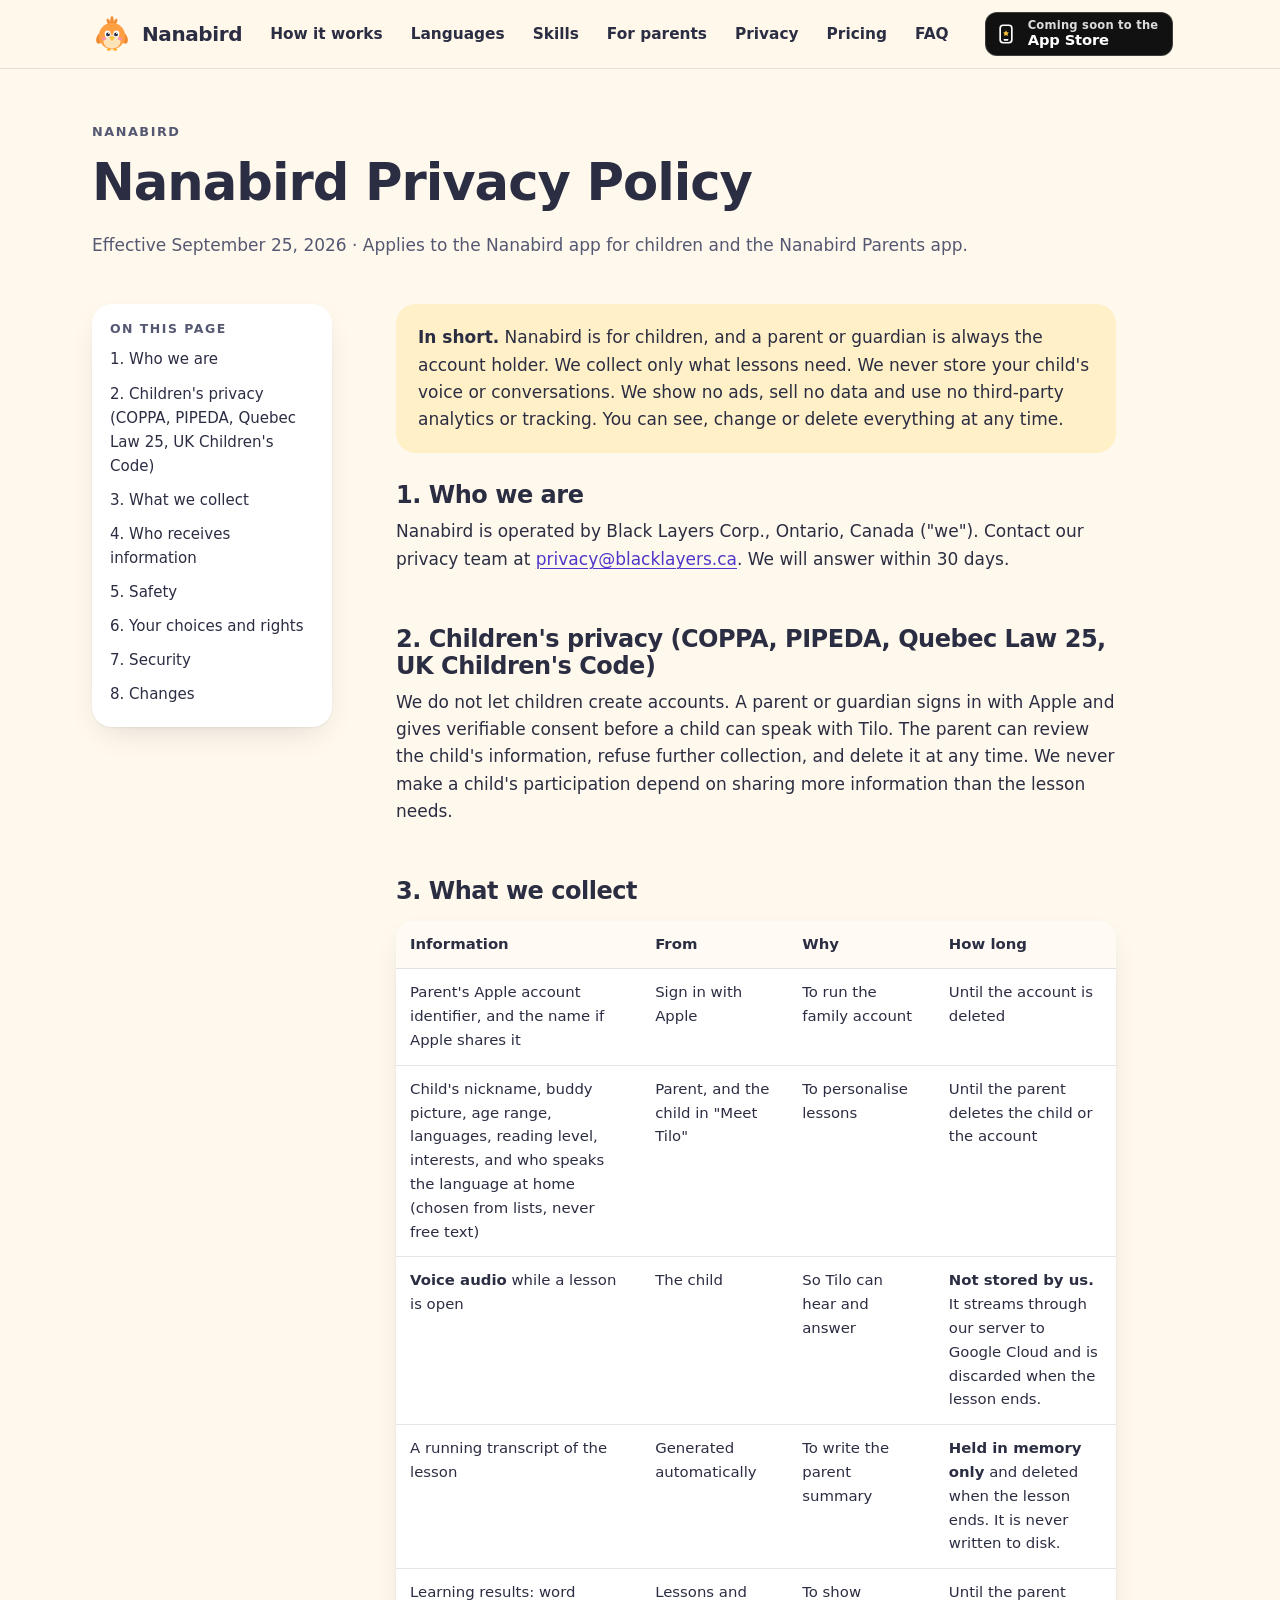
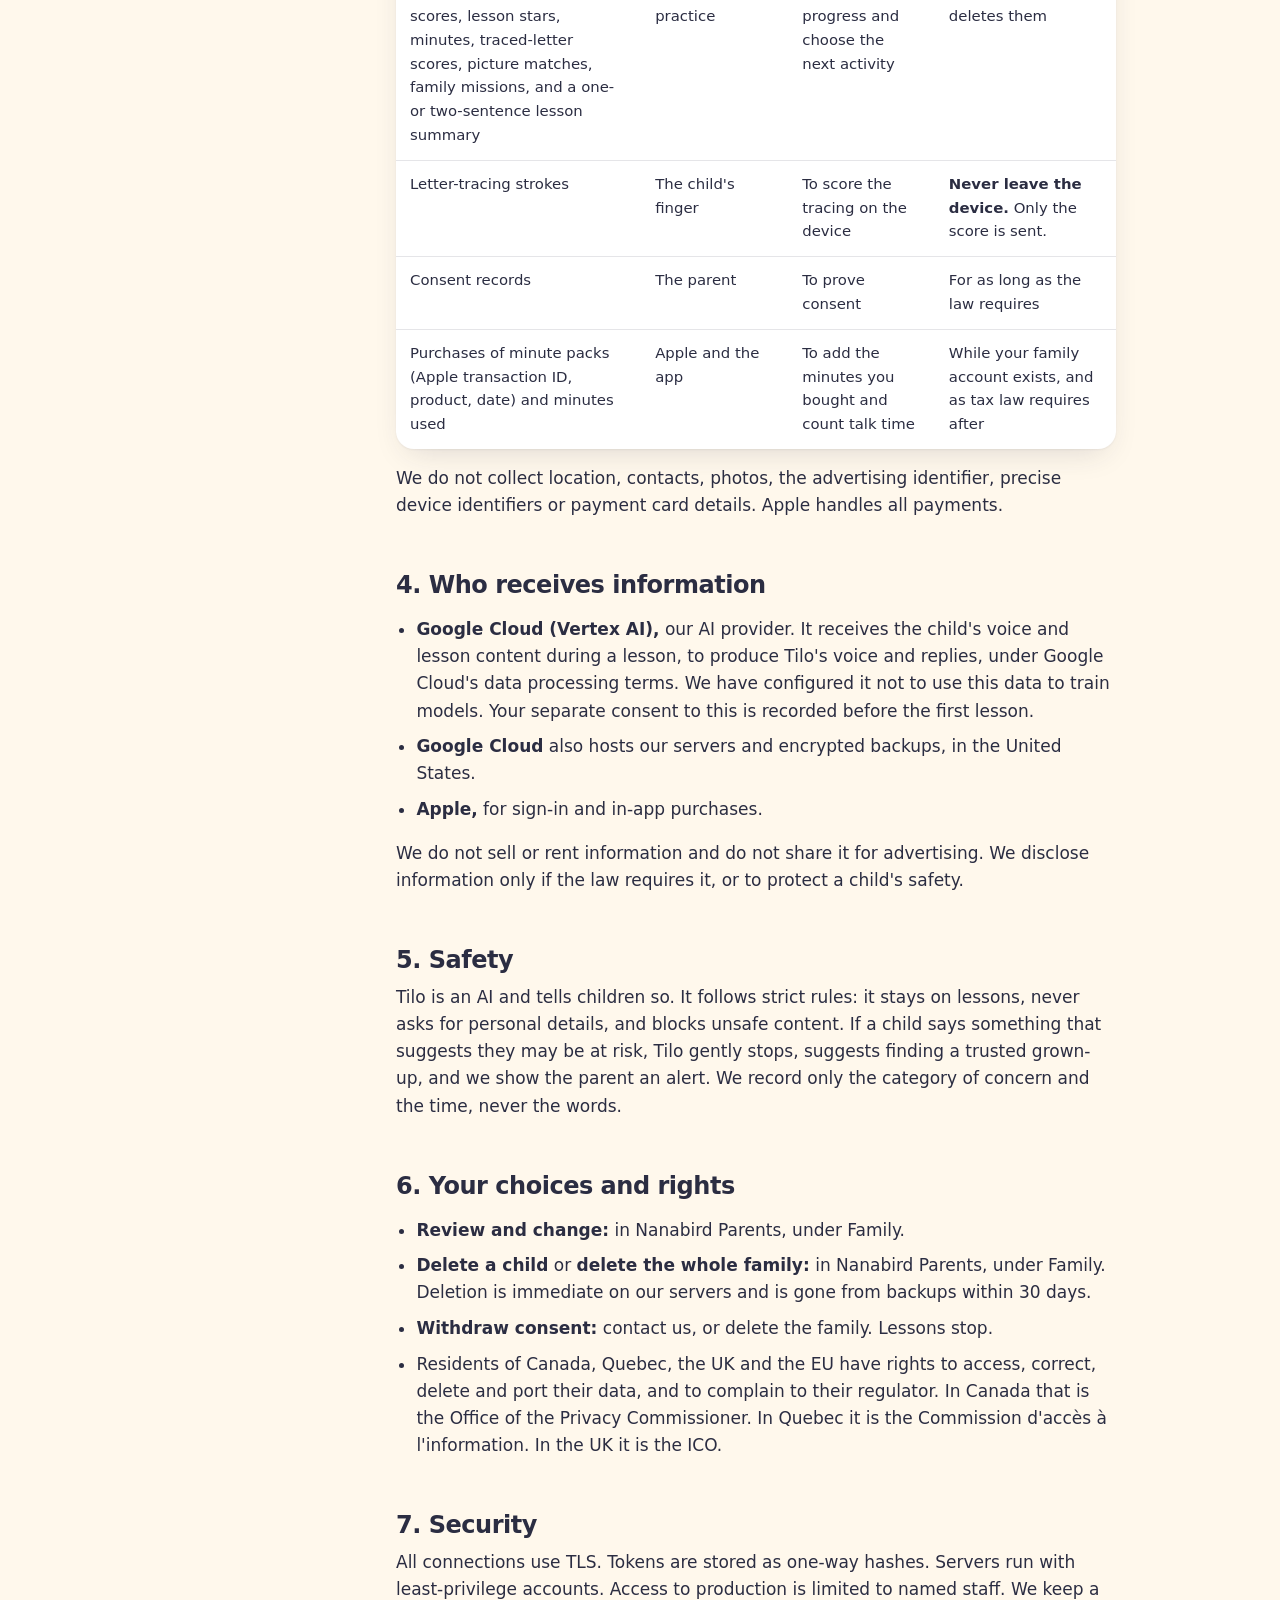
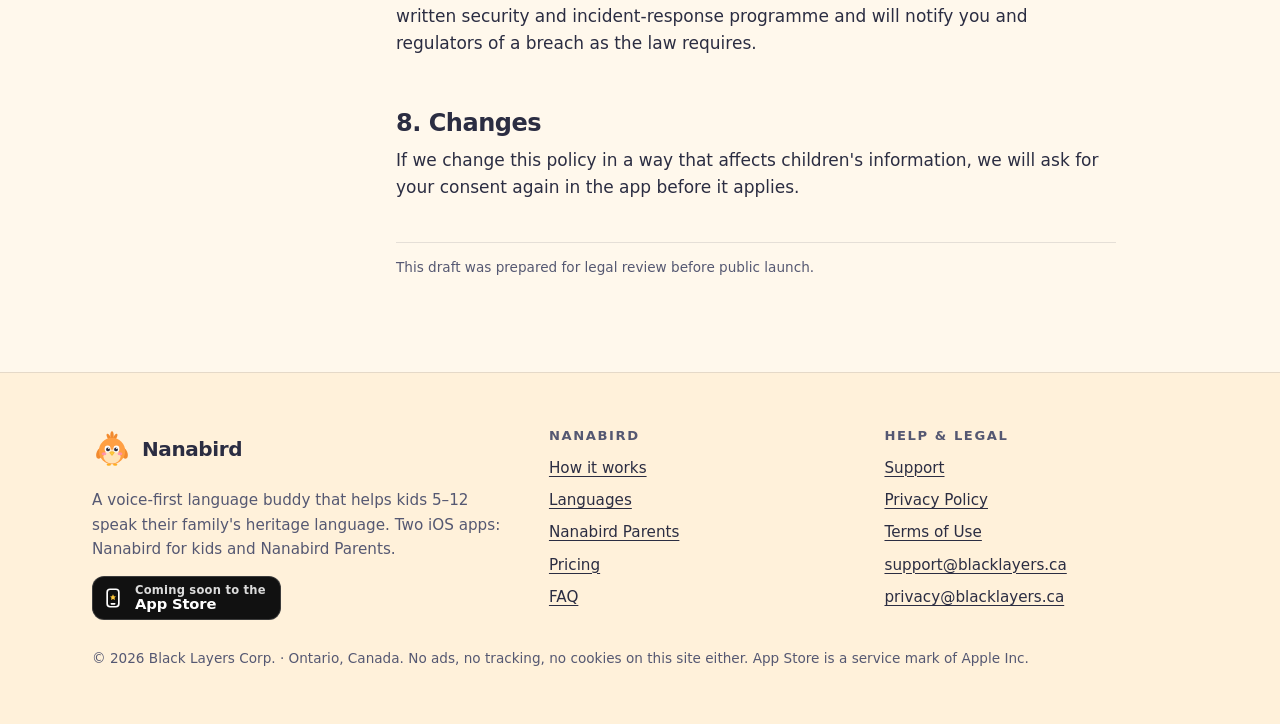
<file: privacy.html>
<!doctype html>
<html lang="en">
<head>
<meta charset="utf-8">
<meta name="viewport" content="width=device-width,initial-scale=1,viewport-fit=cover">
<title>Privacy Policy · Nanabird</title>
<meta name="description" content="How Nanabird protects children's privacy: no ads, no tracking, voice and transcripts never stored, and parents can delete everything.">
<meta name="theme-color" content="#FFF8EC" media="(prefers-color-scheme: light)">
<meta name="theme-color" content="#17182A" media="(prefers-color-scheme: dark)">
<meta name="color-scheme" content="light dark">
<link rel="canonical" href="https://blacklayerscorp.github.io/nanabird/privacy.html">
<meta property="og:type" content="website">
<meta property="og:site_name" content="Nanabird">
<meta property="og:title" content="Privacy Policy · Nanabird">
<meta property="og:description" content="How Nanabird protects children's privacy: no ads, no tracking, voice and transcripts never stored, and parents can delete everything.">
<meta property="og:url" content="https://blacklayerscorp.github.io/nanabird/privacy.html">
<meta property="og:image" content="https://blacklayerscorp.github.io/nanabird/assets/og-image.png">
<meta property="og:image:width" content="1200">
<meta property="og:image:height" content="630">
<meta property="og:image:alt" content="Tilo the orange songbird next to the words: Help them speak the language of home.">
<meta name="twitter:card" content="summary_large_image">
<link rel="icon" href="assets/favicon.svg" type="image/svg+xml">
<link rel="icon" href="assets/favicon-32.png" sizes="32x32" type="image/png">
<link rel="apple-touch-icon" href="assets/apple-touch-icon.png">
<link rel="stylesheet" href="assets/site.css">
</head>
<body>
<a class="skip" href="#main">Skip to main content</a>
<header class="site-header">
<div class="wrap nav">
<a class="brand" href="index.html" aria-label="Nanabird home"><svg class="tilo brand-tilo" viewBox="0 0 200 200" aria-hidden="true" focusable="false"><g class="bob">
<g fill="#F28A2E"><ellipse cx="85" cy="42" rx="8" ry="20" transform="rotate(-28 85 42)"/><ellipse cx="100" cy="34" rx="8.5" ry="23"/><ellipse cx="115" cy="42" rx="8" ry="20" transform="rotate(28 115 42)"/></g>
<g fill="#FFB020"><ellipse cx="84" cy="178" rx="11" ry="6"/><ellipse cx="116" cy="178" rx="11" ry="6"/></g>
<ellipse cx="40" cy="120" rx="17" ry="30" fill="#F28A2E" transform="rotate(22 40 120)"/>
<g class="wing-r"><ellipse cx="160" cy="120" rx="17" ry="30" fill="#F28A2E" transform="rotate(-22 160 120)"/></g>
<circle cx="100" cy="110" r="66" fill="#FF9F43"/>
<ellipse cx="100" cy="138" rx="43" ry="35" fill="#FFE3B8"/>
<ellipse cx="60" cy="124" rx="12" ry="7.5" fill="#FF8FB1" opacity=".9"/><ellipse cx="140" cy="124" rx="12" ry="7.5" fill="#FF8FB1" opacity=".9"/>
<g class="eyes"><ellipse cx="78" cy="100" rx="15" ry="17" fill="#fff"/><ellipse cx="122" cy="100" rx="15" ry="17" fill="#fff"/><circle cx="80" cy="102" r="9.5" fill="#2B2D42"/><circle cx="120" cy="102" r="9.5" fill="#2B2D42"/><circle cx="84" cy="97" r="3.6" fill="#fff"/><circle cx="124" cy="97" r="3.6" fill="#fff"/></g>
<path d="M88 117 Q100 109 112 117 Q104 131 100 132 Q96 131 88 117Z" fill="#FFC93C" stroke="#E5A512" stroke-width="2" stroke-linejoin="round"/>
</g></svg><span>Nanabird</span></a>
<nav aria-label="Main"><ul class="nav-links"><li><a href="index.html#how">How it works</a></li><li><a href="index.html#languages">Languages</a></li><li><a href="index.html#skills">Skills</a></li><li><a href="index.html#parents">For parents</a></li><li><a href="index.html#privacy">Privacy</a></li><li><a href="index.html#pricing">Pricing</a></li><li><a href="index.html#faq">FAQ</a></li></ul></nav>
<details class="menu"><summary aria-label="Open menu"><svg width="18" height="18" viewBox="0 0 24 24" aria-hidden="true"><path d="M4 7h16M4 12h16M4 17h16" stroke="currentColor" stroke-width="2.4" stroke-linecap="round"/></svg>Menu</summary><nav aria-label="Main (mobile)"><ul><li><a href="index.html#how">How it works</a></li><li><a href="index.html#languages">Languages</a></li><li><a href="index.html#skills">Skills</a></li><li><a href="index.html#parents">For parents</a></li><li><a href="index.html#privacy">Privacy</a></li><li><a href="index.html#pricing">Pricing</a></li><li><a href="index.html#faq">FAQ</a></li></ul></nav></details>
<span class="nav-cta"><span class="appstore sm" role="note" aria-label="Coming soon to the App Store"><svg viewBox="0 0 24 24" aria-hidden="true" focusable="false"><rect x="5" y="1.5" width="14" height="21" rx="3.5" fill="none" stroke="currentColor" stroke-width="2"/><path d="M12 7.5l1.1 2.3 2.5.3-1.8 1.7.5 2.5-2.3-1.2-2.3 1.2.5-2.5-1.8-1.7 2.5-.3z" fill="#FFC93C"/><path d="M10 19h4" stroke="currentColor" stroke-width="2" stroke-linecap="round"/></svg><span><small>Coming soon to the</small><strong>App Store</strong></span></span></span>
</div>
<script>document.querySelector(".menu").addEventListener("click",function(e){if(e.target.closest("a"))this.removeAttribute("open")});</script>
</header>
<main id="main">
<div class="wrap">
<div class="doc-hero"><span class="eyebrow">Nanabird</span><h1>Nanabird Privacy Policy</h1><p class="meta">Effective September 25, 2026 · Applies to the Nanabird app for children and the Nanabird Parents app.</p></div>
<div class="doc">
<aside class="toc"><nav aria-labelledby="toc-h"><h2 id="toc-h">On this page</h2><ol><li><a href="#who">1. Who we are</a></li><li><a href="#children">2. Children's privacy (COPPA, PIPEDA, Quebec Law 25, UK Children's Code)</a></li><li><a href="#collect">3. What we collect</a></li><li><a href="#recipients">4. Who receives information</a></li><li><a href="#safety">5. Safety</a></li><li><a href="#rights">6. Your choices and rights</a></li><li><a href="#security">7. Security</a></li><li><a href="#changes">8. Changes</a></li></ol></nav></aside>
<article class="prose">
<div class="callout"><strong>In short.</strong> Nanabird is for children, and a parent or guardian is always the account holder. We collect only what lessons need. We never store your child's voice or conversations. We show no ads, sell no data and use no third-party analytics or tracking. You can see, change or delete everything at any time.</div>
<h2 id="who">1. Who we are</h2>
<p>Nanabird is operated by Black Layers Corp., Ontario, Canada ("we"). Contact our privacy team at <a href="mailto:privacy@blacklayers.ca">privacy@blacklayers.ca</a>. We will answer within 30 days.</p>
<h2 id="children">2. Children's privacy (COPPA, PIPEDA, Quebec Law 25, UK Children's Code)</h2>
<p>We do not let children create accounts. A parent or guardian signs in with Apple and gives verifiable consent before a child can speak with Tilo. The parent can review the child's information, refuse further collection, and delete it at any time. We never make a child's participation depend on sharing more information than the lesson needs.</p>
<h2 id="collect">3. What we collect</h2>
<div class="table-wrap"><table>
<thead><tr><th scope="col">Information</th><th scope="col">From</th><th scope="col">Why</th><th scope="col">How long</th></tr></thead>
<tbody>
<tr><td data-label="Information">Parent's Apple account identifier, and the name if Apple shares it</td><td data-label="From">Sign in with Apple</td><td data-label="Why">To run the family account</td><td data-label="How long">Until the account is deleted</td></tr>
<tr><td data-label="Information">Child's nickname, buddy picture, age range, languages, reading level, interests, and who speaks the language at home (chosen from lists, never free text)</td><td data-label="From">Parent, and the child in "Meet Tilo"</td><td data-label="Why">To personalise lessons</td><td data-label="How long">Until the parent deletes the child or the account</td></tr>
<tr><td data-label="Information"><strong>Voice audio</strong> while a lesson is open</td><td data-label="From">The child</td><td data-label="Why">So Tilo can hear and answer</td><td data-label="How long"><strong>Not stored by us.</strong> It streams through our server to Google Cloud and is discarded when the lesson ends.</td></tr>
<tr><td data-label="Information">A running transcript of the lesson</td><td data-label="From">Generated automatically</td><td data-label="Why">To write the parent summary</td><td data-label="How long"><strong>Held in memory only</strong> and deleted when the lesson ends. It is never written to disk.</td></tr>
<tr><td data-label="Information">Learning results: word scores, lesson stars, minutes, traced-letter scores, picture matches, family missions, and a one- or two-sentence lesson summary</td><td data-label="From">Lessons and practice</td><td data-label="Why">To show progress and choose the next activity</td><td data-label="How long">Until the parent deletes them</td></tr>
<tr><td data-label="Information">Letter-tracing strokes</td><td data-label="From">The child's finger</td><td data-label="Why">To score the tracing on the device</td><td data-label="How long"><strong>Never leave the device.</strong> Only the score is sent.</td></tr>
<tr><td data-label="Information">Consent records</td><td data-label="From">The parent</td><td data-label="Why">To prove consent</td><td data-label="How long">For as long as the law requires</td></tr>
<tr><td data-label="Information">Purchases of minute packs (Apple transaction ID, product, date) and minutes used</td><td data-label="From">Apple and the app</td><td data-label="Why">To add the minutes you bought and count talk time</td><td data-label="How long">While your family account exists, and as tax law requires after</td></tr>
</tbody></table></div>
<p>We do not collect location, contacts, photos, the advertising identifier, precise device identifiers or payment card details. Apple handles all payments.</p>
<h2 id="recipients">4. Who receives information</h2>
<ul>
<li><strong>Google Cloud (Vertex AI),</strong> our AI provider. It receives the child's voice and lesson content during a lesson, to produce Tilo's voice and replies, under Google Cloud's data processing terms. We have configured it not to use this data to train models. Your separate consent to this is recorded before the first lesson.</li>
<li><strong>Google Cloud</strong> also hosts our servers and encrypted backups, in the United States.</li>
<li><strong>Apple,</strong> for sign-in and in-app purchases.</li>
</ul>
<p>We do not sell or rent information and do not share it for advertising. We disclose information only if the law requires it, or to protect a child's safety.</p>
<h2 id="safety">5. Safety</h2>
<p>Tilo is an AI and tells children so. It follows strict rules: it stays on lessons, never asks for personal details, and blocks unsafe content. If a child says something that suggests they may be at risk, Tilo gently stops, suggests finding a trusted grown-up, and we show the parent an alert. We record only the category of concern and the time, never the words.</p>
<h2 id="rights">6. Your choices and rights</h2>
<ul>
<li><strong>Review and change:</strong> in Nanabird Parents, under Family.</li>
<li><strong>Delete a child</strong> or <strong>delete the whole family:</strong> in Nanabird Parents, under Family. Deletion is immediate on our servers and is gone from backups within 30 days.</li>
<li><strong>Withdraw consent:</strong> contact us, or delete the family. Lessons stop.</li>
<li>Residents of Canada, Quebec, the UK and the EU have rights to access, correct, delete and port their data, and to complain to their regulator. In Canada that is the Office of the Privacy Commissioner. In Quebec it is the Commission d'accès à l'information. In the UK it is the ICO.</li>
</ul>
<h2 id="security">7. Security</h2>
<p>All connections use TLS. Tokens are stored as one-way hashes. Servers run with least-privilege accounts. Access to production is limited to named staff. We keep a written security and incident-response programme and will notify you and regulators of a breach as the law requires.</p>
<h2 id="changes">8. Changes</h2>
<p>If we change this policy in a way that affects children's information, we will ask for your consent again in the app before it applies.</p>
<p class="smallprint">This draft was prepared for legal review before public launch.</p>
</article>
</div>
</div>
</main>
<footer class="site-footer">
<div class="wrap">
<div class="foot-grid">
<div>
<a class="brand" href="index.html"><svg class="tilo" viewBox="0 0 200 200" aria-hidden="true" focusable="false"><g class="bob">
<g fill="#F28A2E"><ellipse cx="85" cy="42" rx="8" ry="20" transform="rotate(-28 85 42)"/><ellipse cx="100" cy="34" rx="8.5" ry="23"/><ellipse cx="115" cy="42" rx="8" ry="20" transform="rotate(28 115 42)"/></g>
<g fill="#FFB020"><ellipse cx="84" cy="178" rx="11" ry="6"/><ellipse cx="116" cy="178" rx="11" ry="6"/></g>
<ellipse cx="40" cy="120" rx="17" ry="30" fill="#F28A2E" transform="rotate(22 40 120)"/>
<g class="wing-r"><ellipse cx="160" cy="120" rx="17" ry="30" fill="#F28A2E" transform="rotate(-22 160 120)"/></g>
<circle cx="100" cy="110" r="66" fill="#FF9F43"/>
<ellipse cx="100" cy="138" rx="43" ry="35" fill="#FFE3B8"/>
<ellipse cx="60" cy="124" rx="12" ry="7.5" fill="#FF8FB1" opacity=".9"/><ellipse cx="140" cy="124" rx="12" ry="7.5" fill="#FF8FB1" opacity=".9"/>
<g class="eyes"><ellipse cx="78" cy="100" rx="15" ry="17" fill="#fff"/><ellipse cx="122" cy="100" rx="15" ry="17" fill="#fff"/><circle cx="80" cy="102" r="9.5" fill="#2B2D42"/><circle cx="120" cy="102" r="9.5" fill="#2B2D42"/><circle cx="84" cy="97" r="3.6" fill="#fff"/><circle cx="124" cy="97" r="3.6" fill="#fff"/></g>
<path d="M88 117 Q100 109 112 117 Q104 131 100 132 Q96 131 88 117Z" fill="#FFC93C" stroke="#E5A512" stroke-width="2" stroke-linejoin="round"/>
</g></svg><span>Nanabird</span></a>
<p style="margin-top:12px;color:var(--muted);max-width:30em">A voice-first language buddy that helps kids 5–12 speak their family's heritage language. Two iOS apps: Nanabird for kids and Nanabird Parents.</p>
<span class="appstore sm" role="note" aria-label="Coming soon to the App Store"><svg viewBox="0 0 24 24" aria-hidden="true" focusable="false"><rect x="5" y="1.5" width="14" height="21" rx="3.5" fill="none" stroke="currentColor" stroke-width="2"/><path d="M12 7.5l1.1 2.3 2.5.3-1.8 1.7.5 2.5-2.3-1.2-2.3 1.2.5-2.5-1.8-1.7 2.5-.3z" fill="#FFC93C"/><path d="M10 19h4" stroke="currentColor" stroke-width="2" stroke-linecap="round"/></svg><span><small>Coming soon to the</small><strong>App Store</strong></span></span>
</div>
<nav aria-labelledby="f1"><h2 id="f1">Nanabird</h2><ul>
<li><a href="index.html#how">How it works</a></li><li><a href="index.html#languages">Languages</a></li><li><a href="index.html#parents">Nanabird Parents</a></li><li><a href="index.html#pricing">Pricing</a></li><li><a href="index.html#faq">FAQ</a></li></ul></nav>
<nav aria-labelledby="f2"><h2 id="f2">Help &amp; legal</h2><ul>
<li><a href="support.html">Support</a></li><li><a href="privacy.html">Privacy Policy</a></li><li><a href="terms.html">Terms of Use</a></li>
<li><a href="mailto:support@blacklayers.ca">support@blacklayers.ca</a></li><li><a href="mailto:privacy@blacklayers.ca">privacy@blacklayers.ca</a></li></ul></nav>
</div>
<p class="small">© 2026 Black Layers Corp. · Ontario, Canada. No ads, no tracking, no cookies on this site either. App Store is a service mark of Apple Inc.</p>
</div>
</footer>
</body>
</html>
</file>
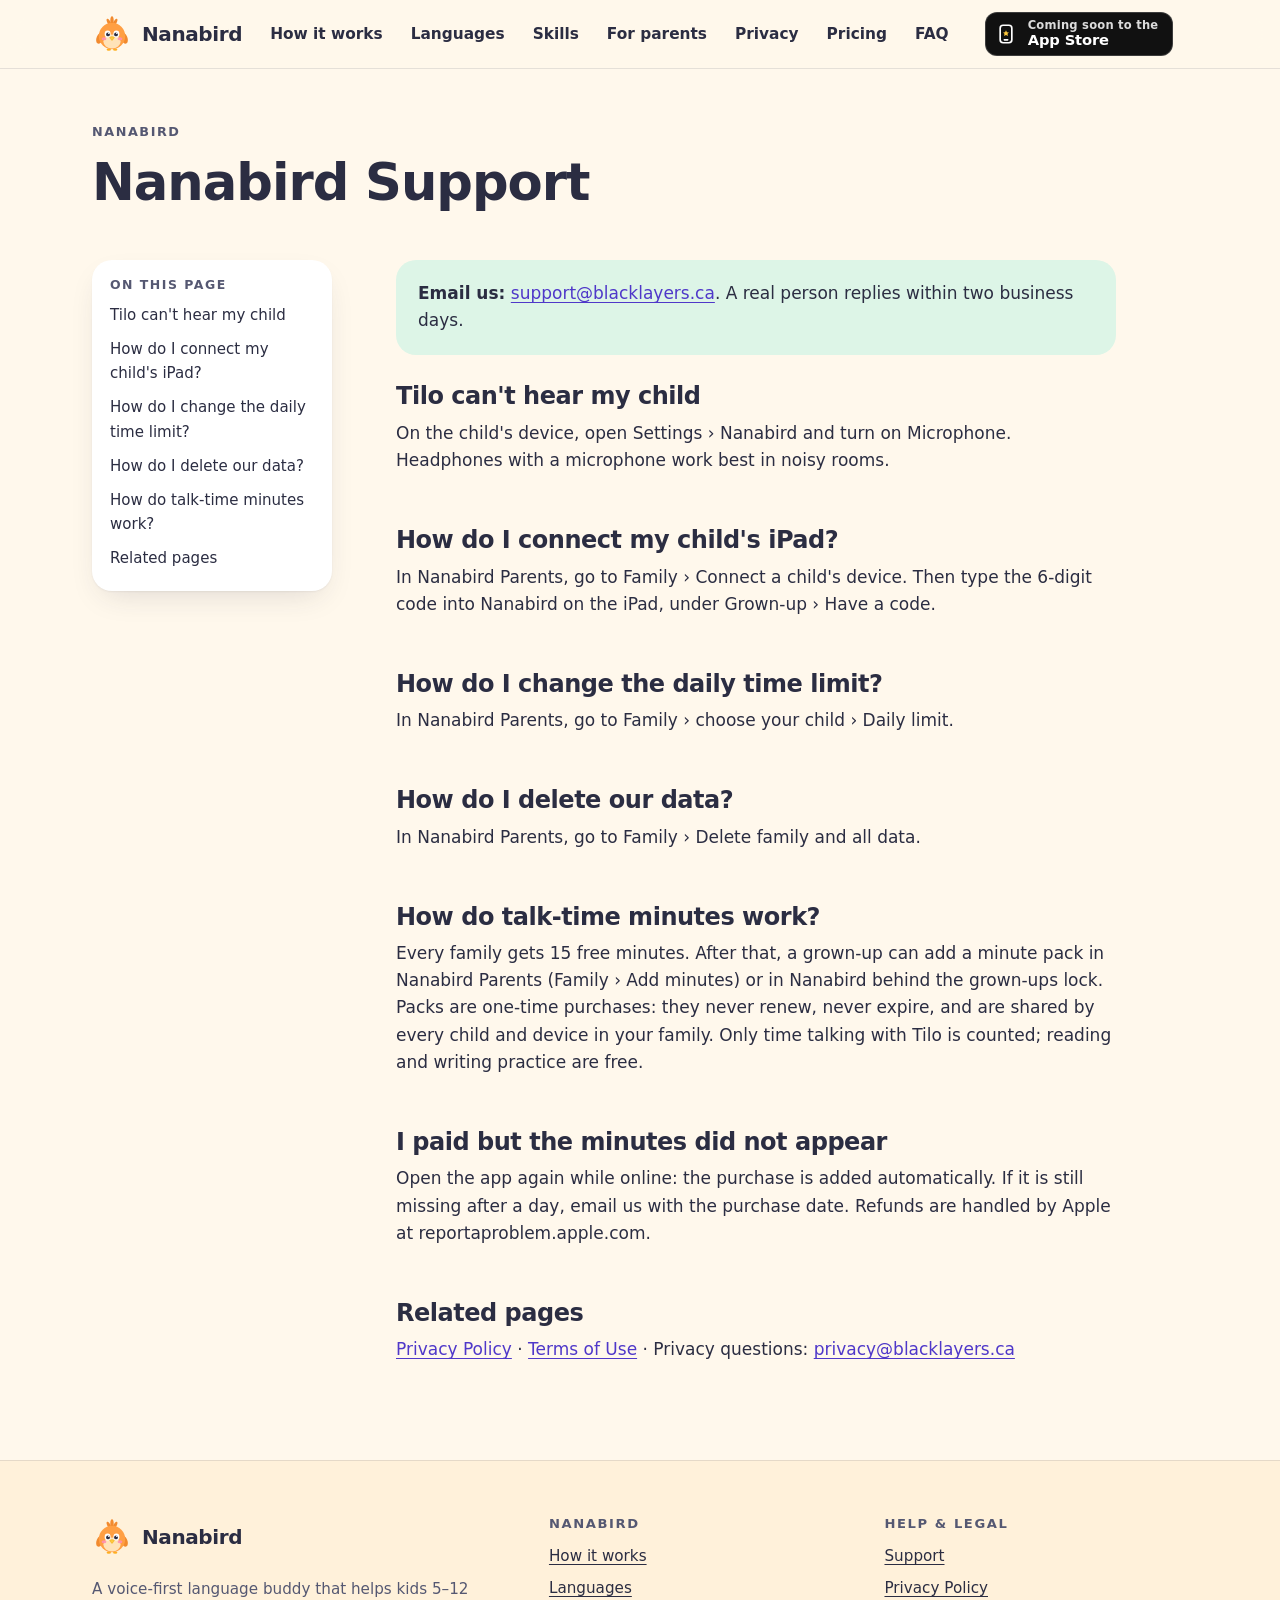
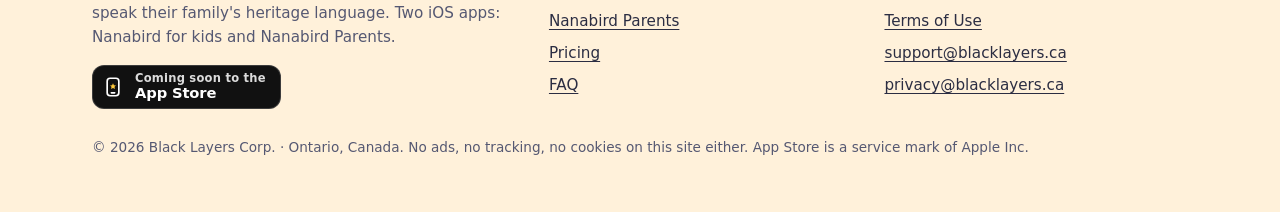
<file: support.html>
<!doctype html>
<html lang="en">
<head>
<meta charset="utf-8">
<meta name="viewport" content="width=device-width,initial-scale=1,viewport-fit=cover">
<title>Support · Nanabird</title>
<meta name="description" content="Get help with Nanabird and Nanabird Parents: microphone, connecting a child's iPad, daily limits, deleting data and talk-time minutes.">
<meta name="theme-color" content="#FFF8EC" media="(prefers-color-scheme: light)">
<meta name="theme-color" content="#17182A" media="(prefers-color-scheme: dark)">
<meta name="color-scheme" content="light dark">
<link rel="canonical" href="https://blacklayerscorp.github.io/nanabird/support.html">
<meta property="og:type" content="website">
<meta property="og:site_name" content="Nanabird">
<meta property="og:title" content="Support · Nanabird">
<meta property="og:description" content="Get help with Nanabird and Nanabird Parents: microphone, connecting a child's iPad, daily limits, deleting data and talk-time minutes.">
<meta property="og:url" content="https://blacklayerscorp.github.io/nanabird/support.html">
<meta property="og:image" content="https://blacklayerscorp.github.io/nanabird/assets/og-image.png">
<meta property="og:image:width" content="1200">
<meta property="og:image:height" content="630">
<meta property="og:image:alt" content="Tilo the orange songbird next to the words: Help them speak the language of home.">
<meta name="twitter:card" content="summary_large_image">
<link rel="icon" href="assets/favicon.svg" type="image/svg+xml">
<link rel="icon" href="assets/favicon-32.png" sizes="32x32" type="image/png">
<link rel="apple-touch-icon" href="assets/apple-touch-icon.png">
<link rel="stylesheet" href="assets/site.css">
</head>
<body>
<a class="skip" href="#main">Skip to main content</a>
<header class="site-header">
<div class="wrap nav">
<a class="brand" href="index.html" aria-label="Nanabird home"><svg class="tilo brand-tilo" viewBox="0 0 200 200" aria-hidden="true" focusable="false"><g class="bob">
<g fill="#F28A2E"><ellipse cx="85" cy="42" rx="8" ry="20" transform="rotate(-28 85 42)"/><ellipse cx="100" cy="34" rx="8.5" ry="23"/><ellipse cx="115" cy="42" rx="8" ry="20" transform="rotate(28 115 42)"/></g>
<g fill="#FFB020"><ellipse cx="84" cy="178" rx="11" ry="6"/><ellipse cx="116" cy="178" rx="11" ry="6"/></g>
<ellipse cx="40" cy="120" rx="17" ry="30" fill="#F28A2E" transform="rotate(22 40 120)"/>
<g class="wing-r"><ellipse cx="160" cy="120" rx="17" ry="30" fill="#F28A2E" transform="rotate(-22 160 120)"/></g>
<circle cx="100" cy="110" r="66" fill="#FF9F43"/>
<ellipse cx="100" cy="138" rx="43" ry="35" fill="#FFE3B8"/>
<ellipse cx="60" cy="124" rx="12" ry="7.5" fill="#FF8FB1" opacity=".9"/><ellipse cx="140" cy="124" rx="12" ry="7.5" fill="#FF8FB1" opacity=".9"/>
<g class="eyes"><ellipse cx="78" cy="100" rx="15" ry="17" fill="#fff"/><ellipse cx="122" cy="100" rx="15" ry="17" fill="#fff"/><circle cx="80" cy="102" r="9.5" fill="#2B2D42"/><circle cx="120" cy="102" r="9.5" fill="#2B2D42"/><circle cx="84" cy="97" r="3.6" fill="#fff"/><circle cx="124" cy="97" r="3.6" fill="#fff"/></g>
<path d="M88 117 Q100 109 112 117 Q104 131 100 132 Q96 131 88 117Z" fill="#FFC93C" stroke="#E5A512" stroke-width="2" stroke-linejoin="round"/>
</g></svg><span>Nanabird</span></a>
<nav aria-label="Main"><ul class="nav-links"><li><a href="index.html#how">How it works</a></li><li><a href="index.html#languages">Languages</a></li><li><a href="index.html#skills">Skills</a></li><li><a href="index.html#parents">For parents</a></li><li><a href="index.html#privacy">Privacy</a></li><li><a href="index.html#pricing">Pricing</a></li><li><a href="index.html#faq">FAQ</a></li></ul></nav>
<details class="menu"><summary aria-label="Open menu"><svg width="18" height="18" viewBox="0 0 24 24" aria-hidden="true"><path d="M4 7h16M4 12h16M4 17h16" stroke="currentColor" stroke-width="2.4" stroke-linecap="round"/></svg>Menu</summary><nav aria-label="Main (mobile)"><ul><li><a href="index.html#how">How it works</a></li><li><a href="index.html#languages">Languages</a></li><li><a href="index.html#skills">Skills</a></li><li><a href="index.html#parents">For parents</a></li><li><a href="index.html#privacy">Privacy</a></li><li><a href="index.html#pricing">Pricing</a></li><li><a href="index.html#faq">FAQ</a></li></ul></nav></details>
<span class="nav-cta"><span class="appstore sm" role="note" aria-label="Coming soon to the App Store"><svg viewBox="0 0 24 24" aria-hidden="true" focusable="false"><rect x="5" y="1.5" width="14" height="21" rx="3.5" fill="none" stroke="currentColor" stroke-width="2"/><path d="M12 7.5l1.1 2.3 2.5.3-1.8 1.7.5 2.5-2.3-1.2-2.3 1.2.5-2.5-1.8-1.7 2.5-.3z" fill="#FFC93C"/><path d="M10 19h4" stroke="currentColor" stroke-width="2" stroke-linecap="round"/></svg><span><small>Coming soon to the</small><strong>App Store</strong></span></span></span>
</div>
<script>document.querySelector(".menu").addEventListener("click",function(e){if(e.target.closest("a"))this.removeAttribute("open")});</script>
</header>
<main id="main">
<div class="wrap">
<div class="doc-hero"><span class="eyebrow">Nanabird</span><h1>Nanabird Support</h1></div>
<div class="doc">
<aside class="toc"><nav aria-labelledby="toc-h"><h2 id="toc-h">On this page</h2><ol><li><a href="#hear">Tilo can't hear my child</a></li><li><a href="#connect">How do I connect my child's iPad?</a></li><li><a href="#limit">How do I change the daily time limit?</a></li><li><a href="#delete">How do I delete our data?</a></li><li><a href="#cancel">How do talk-time minutes work?</a></li><li><a href="#more">Related pages</a></li></ol></nav></aside>
<article class="prose">
<div class="callout leaf"><strong>Email us:</strong> <a href="mailto:support@blacklayers.ca">support@blacklayers.ca</a>. A real person replies within two business days.</div>
<h2 id="hear">Tilo can't hear my child</h2>
<p>On the child's device, open Settings › Nanabird and turn on Microphone. Headphones with a microphone work best in noisy rooms.</p>
<h2 id="connect">How do I connect my child's iPad?</h2>
<p>In Nanabird Parents, go to Family › Connect a child's device. Then type the 6-digit code into Nanabird on the iPad, under Grown-up › Have a code.</p>
<h2 id="limit">How do I change the daily time limit?</h2>
<p>In Nanabird Parents, go to Family › choose your child › Daily limit.</p>
<h2 id="delete">How do I delete our data?</h2>
<p>In Nanabird Parents, go to Family › Delete family and all data.</p>
<h2 id="cancel">How do talk-time minutes work?</h2>
<p>Every family gets 15 free minutes. After that, a grown-up can add a minute pack in Nanabird Parents (Family › Add minutes) or in Nanabird behind the grown-ups lock. Packs are one-time purchases: they never renew, never expire, and are shared by every child and device in your family. Only time talking with Tilo is counted; reading and writing practice are free.</p>
<h2 id="missing">I paid but the minutes did not appear</h2>
<p>Open the app again while online: the purchase is added automatically. If it is still missing after a day, email us with the purchase date. Refunds are handled by Apple at reportaproblem.apple.com.</p>
<h2 id="more">Related pages</h2>
<p><a href="privacy.html">Privacy Policy</a> · <a href="terms.html">Terms of Use</a> · Privacy questions: <a href="mailto:privacy@blacklayers.ca">privacy@blacklayers.ca</a></p>

</article>
</div>
</div>
</main>
<footer class="site-footer">
<div class="wrap">
<div class="foot-grid">
<div>
<a class="brand" href="index.html"><svg class="tilo" viewBox="0 0 200 200" aria-hidden="true" focusable="false"><g class="bob">
<g fill="#F28A2E"><ellipse cx="85" cy="42" rx="8" ry="20" transform="rotate(-28 85 42)"/><ellipse cx="100" cy="34" rx="8.5" ry="23"/><ellipse cx="115" cy="42" rx="8" ry="20" transform="rotate(28 115 42)"/></g>
<g fill="#FFB020"><ellipse cx="84" cy="178" rx="11" ry="6"/><ellipse cx="116" cy="178" rx="11" ry="6"/></g>
<ellipse cx="40" cy="120" rx="17" ry="30" fill="#F28A2E" transform="rotate(22 40 120)"/>
<g class="wing-r"><ellipse cx="160" cy="120" rx="17" ry="30" fill="#F28A2E" transform="rotate(-22 160 120)"/></g>
<circle cx="100" cy="110" r="66" fill="#FF9F43"/>
<ellipse cx="100" cy="138" rx="43" ry="35" fill="#FFE3B8"/>
<ellipse cx="60" cy="124" rx="12" ry="7.5" fill="#FF8FB1" opacity=".9"/><ellipse cx="140" cy="124" rx="12" ry="7.5" fill="#FF8FB1" opacity=".9"/>
<g class="eyes"><ellipse cx="78" cy="100" rx="15" ry="17" fill="#fff"/><ellipse cx="122" cy="100" rx="15" ry="17" fill="#fff"/><circle cx="80" cy="102" r="9.5" fill="#2B2D42"/><circle cx="120" cy="102" r="9.5" fill="#2B2D42"/><circle cx="84" cy="97" r="3.6" fill="#fff"/><circle cx="124" cy="97" r="3.6" fill="#fff"/></g>
<path d="M88 117 Q100 109 112 117 Q104 131 100 132 Q96 131 88 117Z" fill="#FFC93C" stroke="#E5A512" stroke-width="2" stroke-linejoin="round"/>
</g></svg><span>Nanabird</span></a>
<p style="margin-top:12px;color:var(--muted);max-width:30em">A voice-first language buddy that helps kids 5–12 speak their family's heritage language. Two iOS apps: Nanabird for kids and Nanabird Parents.</p>
<span class="appstore sm" role="note" aria-label="Coming soon to the App Store"><svg viewBox="0 0 24 24" aria-hidden="true" focusable="false"><rect x="5" y="1.5" width="14" height="21" rx="3.5" fill="none" stroke="currentColor" stroke-width="2"/><path d="M12 7.5l1.1 2.3 2.5.3-1.8 1.7.5 2.5-2.3-1.2-2.3 1.2.5-2.5-1.8-1.7 2.5-.3z" fill="#FFC93C"/><path d="M10 19h4" stroke="currentColor" stroke-width="2" stroke-linecap="round"/></svg><span><small>Coming soon to the</small><strong>App Store</strong></span></span>
</div>
<nav aria-labelledby="f1"><h2 id="f1">Nanabird</h2><ul>
<li><a href="index.html#how">How it works</a></li><li><a href="index.html#languages">Languages</a></li><li><a href="index.html#parents">Nanabird Parents</a></li><li><a href="index.html#pricing">Pricing</a></li><li><a href="index.html#faq">FAQ</a></li></ul></nav>
<nav aria-labelledby="f2"><h2 id="f2">Help &amp; legal</h2><ul>
<li><a href="support.html">Support</a></li><li><a href="privacy.html">Privacy Policy</a></li><li><a href="terms.html">Terms of Use</a></li>
<li><a href="mailto:support@blacklayers.ca">support@blacklayers.ca</a></li><li><a href="mailto:privacy@blacklayers.ca">privacy@blacklayers.ca</a></li></ul></nav>
</div>
<p class="small">© 2026 Black Layers Corp. · Ontario, Canada. No ads, no tracking, no cookies on this site either. App Store is a service mark of Apple Inc.</p>
</div>
</footer>
</body>
</html>
</file>
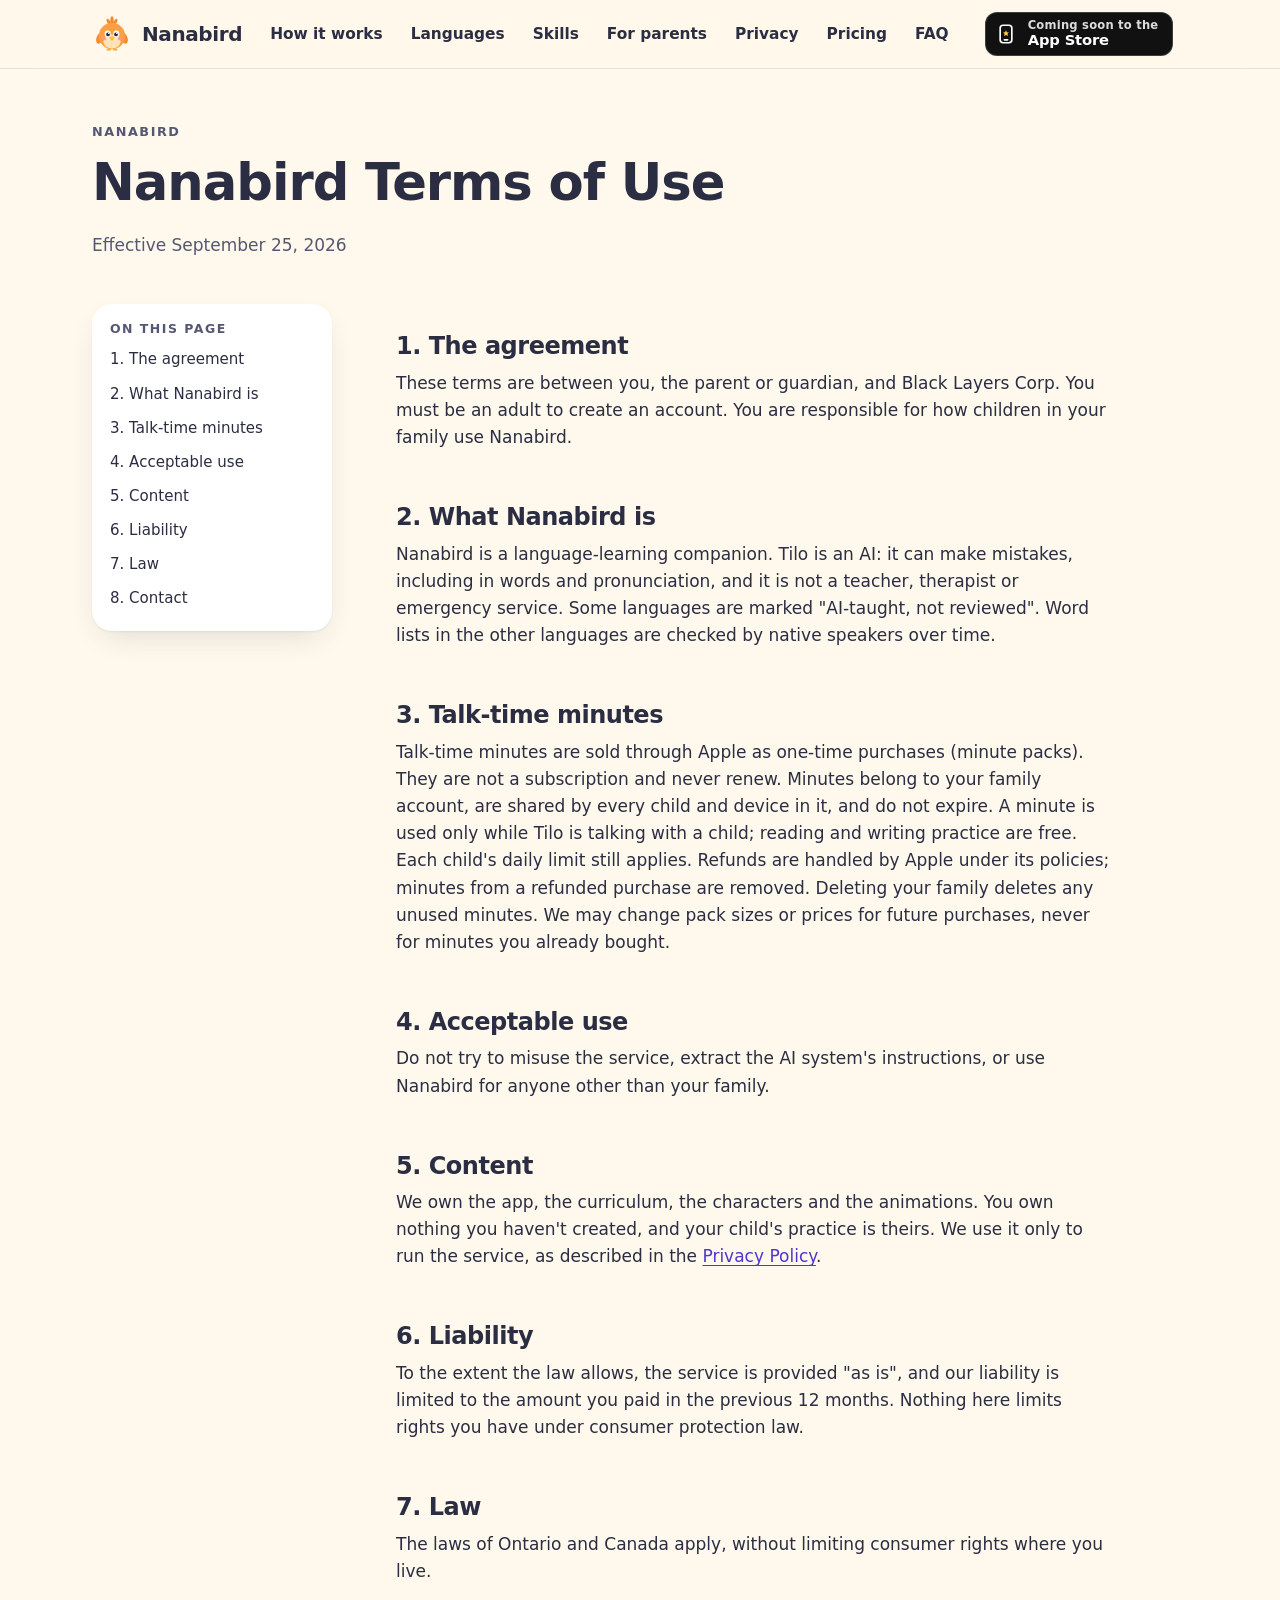
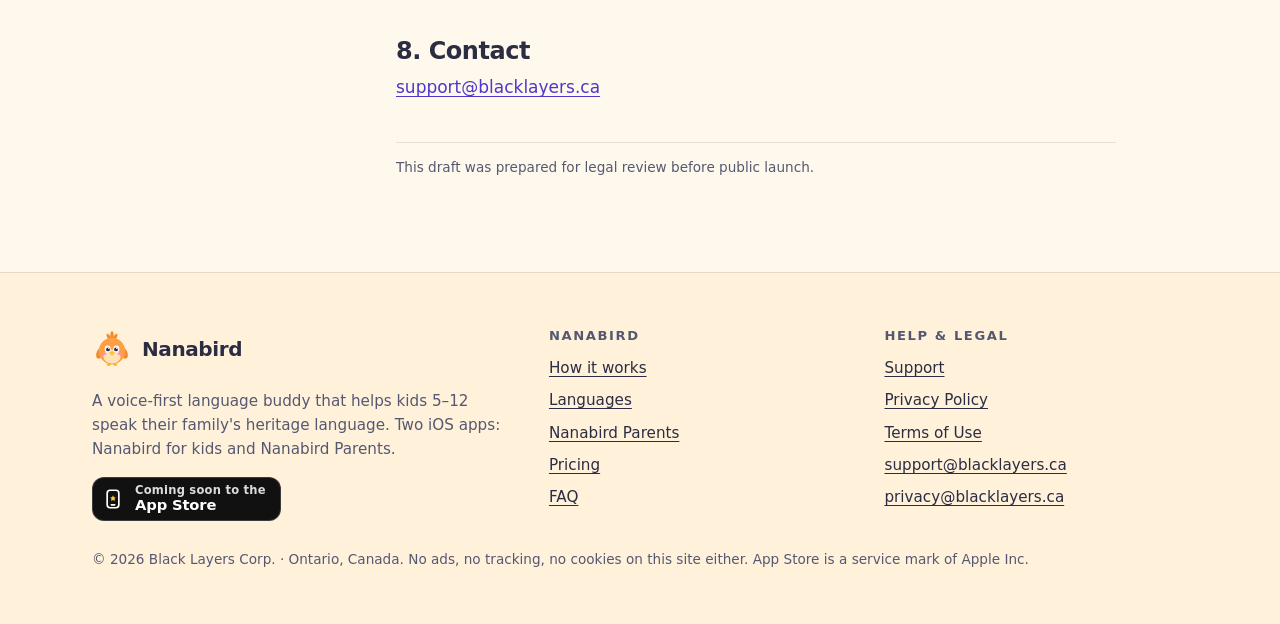
<file: terms.html>
<!doctype html>
<html lang="en">
<head>
<meta charset="utf-8">
<meta name="viewport" content="width=device-width,initial-scale=1,viewport-fit=cover">
<title>Terms of Use · Nanabird</title>
<meta name="description" content="The terms for using Nanabird and Nanabird Parents, operated by Black Layers Corp.">
<meta name="theme-color" content="#FFF8EC" media="(prefers-color-scheme: light)">
<meta name="theme-color" content="#17182A" media="(prefers-color-scheme: dark)">
<meta name="color-scheme" content="light dark">
<link rel="canonical" href="https://blacklayerscorp.github.io/nanabird/terms.html">
<meta property="og:type" content="website">
<meta property="og:site_name" content="Nanabird">
<meta property="og:title" content="Terms of Use · Nanabird">
<meta property="og:description" content="The terms for using Nanabird and Nanabird Parents, operated by Black Layers Corp.">
<meta property="og:url" content="https://blacklayerscorp.github.io/nanabird/terms.html">
<meta property="og:image" content="https://blacklayerscorp.github.io/nanabird/assets/og-image.png">
<meta property="og:image:width" content="1200">
<meta property="og:image:height" content="630">
<meta property="og:image:alt" content="Tilo the orange songbird next to the words: Help them speak the language of home.">
<meta name="twitter:card" content="summary_large_image">
<link rel="icon" href="assets/favicon.svg" type="image/svg+xml">
<link rel="icon" href="assets/favicon-32.png" sizes="32x32" type="image/png">
<link rel="apple-touch-icon" href="assets/apple-touch-icon.png">
<link rel="stylesheet" href="assets/site.css">
</head>
<body>
<a class="skip" href="#main">Skip to main content</a>
<header class="site-header">
<div class="wrap nav">
<a class="brand" href="index.html" aria-label="Nanabird home"><svg class="tilo brand-tilo" viewBox="0 0 200 200" aria-hidden="true" focusable="false"><g class="bob">
<g fill="#F28A2E"><ellipse cx="85" cy="42" rx="8" ry="20" transform="rotate(-28 85 42)"/><ellipse cx="100" cy="34" rx="8.5" ry="23"/><ellipse cx="115" cy="42" rx="8" ry="20" transform="rotate(28 115 42)"/></g>
<g fill="#FFB020"><ellipse cx="84" cy="178" rx="11" ry="6"/><ellipse cx="116" cy="178" rx="11" ry="6"/></g>
<ellipse cx="40" cy="120" rx="17" ry="30" fill="#F28A2E" transform="rotate(22 40 120)"/>
<g class="wing-r"><ellipse cx="160" cy="120" rx="17" ry="30" fill="#F28A2E" transform="rotate(-22 160 120)"/></g>
<circle cx="100" cy="110" r="66" fill="#FF9F43"/>
<ellipse cx="100" cy="138" rx="43" ry="35" fill="#FFE3B8"/>
<ellipse cx="60" cy="124" rx="12" ry="7.5" fill="#FF8FB1" opacity=".9"/><ellipse cx="140" cy="124" rx="12" ry="7.5" fill="#FF8FB1" opacity=".9"/>
<g class="eyes"><ellipse cx="78" cy="100" rx="15" ry="17" fill="#fff"/><ellipse cx="122" cy="100" rx="15" ry="17" fill="#fff"/><circle cx="80" cy="102" r="9.5" fill="#2B2D42"/><circle cx="120" cy="102" r="9.5" fill="#2B2D42"/><circle cx="84" cy="97" r="3.6" fill="#fff"/><circle cx="124" cy="97" r="3.6" fill="#fff"/></g>
<path d="M88 117 Q100 109 112 117 Q104 131 100 132 Q96 131 88 117Z" fill="#FFC93C" stroke="#E5A512" stroke-width="2" stroke-linejoin="round"/>
</g></svg><span>Nanabird</span></a>
<nav aria-label="Main"><ul class="nav-links"><li><a href="index.html#how">How it works</a></li><li><a href="index.html#languages">Languages</a></li><li><a href="index.html#skills">Skills</a></li><li><a href="index.html#parents">For parents</a></li><li><a href="index.html#privacy">Privacy</a></li><li><a href="index.html#pricing">Pricing</a></li><li><a href="index.html#faq">FAQ</a></li></ul></nav>
<details class="menu"><summary aria-label="Open menu"><svg width="18" height="18" viewBox="0 0 24 24" aria-hidden="true"><path d="M4 7h16M4 12h16M4 17h16" stroke="currentColor" stroke-width="2.4" stroke-linecap="round"/></svg>Menu</summary><nav aria-label="Main (mobile)"><ul><li><a href="index.html#how">How it works</a></li><li><a href="index.html#languages">Languages</a></li><li><a href="index.html#skills">Skills</a></li><li><a href="index.html#parents">For parents</a></li><li><a href="index.html#privacy">Privacy</a></li><li><a href="index.html#pricing">Pricing</a></li><li><a href="index.html#faq">FAQ</a></li></ul></nav></details>
<span class="nav-cta"><span class="appstore sm" role="note" aria-label="Coming soon to the App Store"><svg viewBox="0 0 24 24" aria-hidden="true" focusable="false"><rect x="5" y="1.5" width="14" height="21" rx="3.5" fill="none" stroke="currentColor" stroke-width="2"/><path d="M12 7.5l1.1 2.3 2.5.3-1.8 1.7.5 2.5-2.3-1.2-2.3 1.2.5-2.5-1.8-1.7 2.5-.3z" fill="#FFC93C"/><path d="M10 19h4" stroke="currentColor" stroke-width="2" stroke-linecap="round"/></svg><span><small>Coming soon to the</small><strong>App Store</strong></span></span></span>
</div>
<script>document.querySelector(".menu").addEventListener("click",function(e){if(e.target.closest("a"))this.removeAttribute("open")});</script>
</header>
<main id="main">
<div class="wrap">
<div class="doc-hero"><span class="eyebrow">Nanabird</span><h1>Nanabird Terms of Use</h1><p class="meta">Effective September 25, 2026</p></div>
<div class="doc">
<aside class="toc"><nav aria-labelledby="toc-h"><h2 id="toc-h">On this page</h2><ol><li><a href="#agreement">1. The agreement</a></li><li><a href="#what">2. What Nanabird is</a></li><li><a href="#subscriptions">3. Talk-time minutes</a></li><li><a href="#use">4. Acceptable use</a></li><li><a href="#content">5. Content</a></li><li><a href="#liability">6. Liability</a></li><li><a href="#law">7. Law</a></li><li><a href="#contact">8. Contact</a></li></ol></nav></aside>
<article class="prose">

<h2 id="agreement">1. The agreement</h2>
<p>These terms are between you, the parent or guardian, and Black Layers Corp. You must be an adult to create an account. You are responsible for how children in your family use Nanabird.</p>
<h2 id="what">2. What Nanabird is</h2>
<p>Nanabird is a language-learning companion. Tilo is an AI: it can make mistakes, including in words and pronunciation, and it is not a teacher, therapist or emergency service. Some languages are marked "AI-taught, not reviewed". Word lists in the other languages are checked by native speakers over time.</p>
<h2 id="subscriptions">3. Talk-time minutes</h2>
<p>Talk-time minutes are sold through Apple as one-time purchases (minute packs). They are not a subscription and never renew. Minutes belong to your family account, are shared by every child and device in it, and do not expire. A minute is used only while Tilo is talking with a child; reading and writing practice are free. Each child's daily limit still applies. Refunds are handled by Apple under its policies; minutes from a refunded purchase are removed. Deleting your family deletes any unused minutes. We may change pack sizes or prices for future purchases, never for minutes you already bought.</p>
<h2 id="use">4. Acceptable use</h2>
<p>Do not try to misuse the service, extract the AI system's instructions, or use Nanabird for anyone other than your family.</p>
<h2 id="content">5. Content</h2>
<p>We own the app, the curriculum, the characters and the animations. You own nothing you haven't created, and your child's practice is theirs. We use it only to run the service, as described in the <a href="privacy.html">Privacy Policy</a>.</p>
<h2 id="liability">6. Liability</h2>
<p>To the extent the law allows, the service is provided "as is", and our liability is limited to the amount you paid in the previous 12 months. Nothing here limits rights you have under consumer protection law.</p>
<h2 id="law">7. Law</h2>
<p>The laws of Ontario and Canada apply, without limiting consumer rights where you live.</p>
<h2 id="contact">8. Contact</h2>
<p><a href="mailto:support@blacklayers.ca">support@blacklayers.ca</a></p>
<p class="smallprint">This draft was prepared for legal review before public launch.</p>
</article>
</div>
</div>
</main>
<footer class="site-footer">
<div class="wrap">
<div class="foot-grid">
<div>
<a class="brand" href="index.html"><svg class="tilo" viewBox="0 0 200 200" aria-hidden="true" focusable="false"><g class="bob">
<g fill="#F28A2E"><ellipse cx="85" cy="42" rx="8" ry="20" transform="rotate(-28 85 42)"/><ellipse cx="100" cy="34" rx="8.5" ry="23"/><ellipse cx="115" cy="42" rx="8" ry="20" transform="rotate(28 115 42)"/></g>
<g fill="#FFB020"><ellipse cx="84" cy="178" rx="11" ry="6"/><ellipse cx="116" cy="178" rx="11" ry="6"/></g>
<ellipse cx="40" cy="120" rx="17" ry="30" fill="#F28A2E" transform="rotate(22 40 120)"/>
<g class="wing-r"><ellipse cx="160" cy="120" rx="17" ry="30" fill="#F28A2E" transform="rotate(-22 160 120)"/></g>
<circle cx="100" cy="110" r="66" fill="#FF9F43"/>
<ellipse cx="100" cy="138" rx="43" ry="35" fill="#FFE3B8"/>
<ellipse cx="60" cy="124" rx="12" ry="7.5" fill="#FF8FB1" opacity=".9"/><ellipse cx="140" cy="124" rx="12" ry="7.5" fill="#FF8FB1" opacity=".9"/>
<g class="eyes"><ellipse cx="78" cy="100" rx="15" ry="17" fill="#fff"/><ellipse cx="122" cy="100" rx="15" ry="17" fill="#fff"/><circle cx="80" cy="102" r="9.5" fill="#2B2D42"/><circle cx="120" cy="102" r="9.5" fill="#2B2D42"/><circle cx="84" cy="97" r="3.6" fill="#fff"/><circle cx="124" cy="97" r="3.6" fill="#fff"/></g>
<path d="M88 117 Q100 109 112 117 Q104 131 100 132 Q96 131 88 117Z" fill="#FFC93C" stroke="#E5A512" stroke-width="2" stroke-linejoin="round"/>
</g></svg><span>Nanabird</span></a>
<p style="margin-top:12px;color:var(--muted);max-width:30em">A voice-first language buddy that helps kids 5–12 speak their family's heritage language. Two iOS apps: Nanabird for kids and Nanabird Parents.</p>
<span class="appstore sm" role="note" aria-label="Coming soon to the App Store"><svg viewBox="0 0 24 24" aria-hidden="true" focusable="false"><rect x="5" y="1.5" width="14" height="21" rx="3.5" fill="none" stroke="currentColor" stroke-width="2"/><path d="M12 7.5l1.1 2.3 2.5.3-1.8 1.7.5 2.5-2.3-1.2-2.3 1.2.5-2.5-1.8-1.7 2.5-.3z" fill="#FFC93C"/><path d="M10 19h4" stroke="currentColor" stroke-width="2" stroke-linecap="round"/></svg><span><small>Coming soon to the</small><strong>App Store</strong></span></span>
</div>
<nav aria-labelledby="f1"><h2 id="f1">Nanabird</h2><ul>
<li><a href="index.html#how">How it works</a></li><li><a href="index.html#languages">Languages</a></li><li><a href="index.html#parents">Nanabird Parents</a></li><li><a href="index.html#pricing">Pricing</a></li><li><a href="index.html#faq">FAQ</a></li></ul></nav>
<nav aria-labelledby="f2"><h2 id="f2">Help &amp; legal</h2><ul>
<li><a href="support.html">Support</a></li><li><a href="privacy.html">Privacy Policy</a></li><li><a href="terms.html">Terms of Use</a></li>
<li><a href="mailto:support@blacklayers.ca">support@blacklayers.ca</a></li><li><a href="mailto:privacy@blacklayers.ca">privacy@blacklayers.ca</a></li></ul></nav>
</div>
<p class="small">© 2026 Black Layers Corp. · Ontario, Canada. No ads, no tracking, no cookies on this site either. App Store is a service mark of Apple Inc.</p>
</div>
</footer>
</body>
</html>
</file>
<file: assets/site.css>
/* Nanabird — shared styles. No external fonts, no trackers. */
:root{
  --sun:#FFC93C;--coral:#FF7A6B;--leaf:#5CCB8A;--sky:#6EC6FF;--grape:#8E7CF6;--pink:#FF8FB1;--orange:#FF9F43;
  --cream:#FFF8EC;--ink:#2B2D42;
  --bg:#FFF8EC;--bg-2:#FFF1DA;--surface:#FFFFFF;--surface-2:#FFFBF4;
  --text:#2B2D42;--muted:#555872;--line:rgba(43,45,66,.12);
  --link:#4F38C9;--focus:#4F38C9;
  --tint-sun:#FFF0C7;--tint-coral:#FFE1DC;--tint-leaf:#DDF5E7;--tint-sky:#DDF1FF;--tint-grape:#E9E5FF;--tint-pink:#FFE3EC;
  --shadow:0 1px 2px rgba(43,45,66,.06),0 12px 32px -12px rgba(43,45,66,.18);
  --radius:24px;--radius-sm:16px;
  --font:ui-rounded,"SF Pro Rounded","SF Pro Display",system-ui,-apple-system,"Segoe UI",Roboto,"Noto Sans","Helvetica Neue",Arial,sans-serif;
  --script:"Noto Sans Gurmukhi","Mukta Mahee","Noto Nastaliq Urdu","Noto Sans Arabic","Geeza Pro","Kohinoor Devanagari","Noto Sans Devanagari",system-ui,sans-serif;
  color-scheme:light dark;
}
@media (prefers-color-scheme:dark){
  :root{
    --bg:#17182A;--bg-2:#1E2036;--surface:#24263F;--surface-2:#2B2D4A;
    --text:#F4F0E8;--muted:#BDBAD0;--line:rgba(255,255,255,.12);
    --link:#BCB0FF;--focus:#FFC93C;
    --tint-sun:#3A3322;--tint-coral:#3D2A2E;--tint-leaf:#1F3A30;--tint-sky:#1E3246;--tint-grape:#2D2A4E;--tint-pink:#3C2839;
    --shadow:0 1px 2px rgba(0,0,0,.3),0 16px 40px -16px rgba(0,0,0,.6);
  }
}
*,*::before,*::after{box-sizing:border-box}
html{-webkit-text-size-adjust:100%;scroll-behavior:smooth;scroll-padding-top:88px}
@media (prefers-reduced-motion:reduce){html{scroll-behavior:auto}}
body{margin:0;background:var(--bg);color:var(--text);font:400 17px/1.6 var(--font);overflow-x:hidden;-webkit-font-smoothing:antialiased}
img,svg{max-width:100%;height:auto}
a{color:var(--link);text-underline-offset:.18em;text-decoration-thickness:.08em}
a:hover{text-decoration-thickness:.14em}
:focus-visible{outline:3px solid var(--focus);outline-offset:3px;border-radius:8px}
h1,h2,h3{line-height:1.12;letter-spacing:-.02em;margin:0 0 .4em;font-weight:800}
h1{font-size:clamp(2.3rem,6.4vw,4.1rem)}
h2{font-size:clamp(1.8rem,4.2vw,2.75rem)}
h3{font-size:1.2rem;letter-spacing:-.01em}
p{margin:0 0 1em}
.wrap{width:100%;max-width:1160px;margin:0 auto;padding:0 16px}
@media (min-width:720px){.wrap{padding:0 32px}}
.sr-only{position:absolute;width:1px;height:1px;padding:0;margin:-1px;overflow:hidden;clip:rect(0,0,0,0);white-space:nowrap;border:0}
.skip{position:absolute;left:16px;top:-60px;z-index:100;background:var(--ink);color:#fff;padding:10px 16px;border-radius:12px;font-weight:700;text-decoration:none}
.skip:focus{top:12px}
[lang="pa"],[lang="ur"],[lang="ar"],[lang="hi"],[lang^="ar-"],.script{font-family:var(--script)}
[lang="ur"]{font-family:"Noto Nastaliq Urdu",var(--script);line-height:1.9}

/* Header */
.site-header{position:sticky;top:0;z-index:50;background:color-mix(in srgb,var(--bg) 86%,transparent);backdrop-filter:saturate(1.4) blur(14px);-webkit-backdrop-filter:saturate(1.4) blur(14px);border-bottom:1px solid transparent}
.site-header.scrolled,.site-header{border-bottom-color:var(--line)}
.nav{display:flex;align-items:center;gap:16px;min-height:68px}
.brand{display:inline-flex;align-items:center;gap:10px;font-weight:800;font-size:1.25rem;color:var(--text);text-decoration:none;letter-spacing:-.02em}
.brand svg{width:40px;height:40px;flex:none}
.nav-links{display:none;gap:4px;margin-left:auto;list-style:none;padding:0;margin-block:0}
.nav-links a{display:block;padding:8px 12px;border-radius:999px;color:var(--text);text-decoration:none;font-weight:600;font-size:.96rem}
.nav-links a:hover{background:var(--tint-sun)}
.nav-cta{margin-left:auto}
@media (min-width:980px){.nav-links{display:flex}.nav-cta{margin-left:8px}}
.menu{margin-left:auto;position:relative}
@media (min-width:980px){.menu{display:none}}
.menu summary{list-style:none;cursor:pointer;display:inline-flex;align-items:center;gap:8px;padding:10px 14px;border-radius:999px;background:var(--surface);box-shadow:var(--shadow);font-weight:700}
.menu summary::-webkit-details-marker{display:none}
.menu[open] summary{background:var(--tint-sun)}
.menu ul{position:absolute;right:0;top:calc(100% + 8px);list-style:none;margin:0;padding:8px;background:var(--surface);border-radius:18px;box-shadow:var(--shadow);min-width:210px}
.menu ul a{display:block;padding:10px 14px;border-radius:12px;color:var(--text);text-decoration:none;font-weight:600}
.menu ul a:hover{background:var(--tint-sun)}
.nav .nav-cta{display:none}
@media (min-width:980px){.nav .nav-cta{display:inline-flex}}

/* Buttons & badges */
.btn{display:inline-flex;align-items:center;justify-content:center;gap:10px;min-height:48px;padding:12px 22px;border-radius:999px;font-weight:800;font-size:1rem;text-decoration:none;border:0;cursor:pointer;transition:transform .15s ease,box-shadow .15s ease}
.btn:hover{transform:translateY(-1px)}
.btn-primary{background:var(--sun);color:#2B2D42;box-shadow:0 4px 0 #E0A91C}
.btn-ghost{background:var(--surface);color:var(--text);box-shadow:inset 0 0 0 2px var(--line)}
.appstore{display:inline-flex;align-items:center;gap:12px;padding:10px 20px 10px 14px;border-radius:16px;background:#111;color:#fff;text-decoration:none;min-height:56px;border:1px solid rgba(255,255,255,.18)}
.appstore svg{width:26px;height:26px;flex:none}
.appstore small{display:block;font-size:.72rem;line-height:1.1;opacity:.85;font-weight:600;letter-spacing:.02em}
.appstore strong{display:block;font-size:1.1rem;line-height:1.15;letter-spacing:-.01em}
.appstore.sm{min-height:44px;padding:6px 14px 6px 10px;border-radius:12px}
.appstore.sm strong{font-size:.92rem}.appstore.sm svg{width:20px;height:20px}
.pill{display:inline-flex;align-items:center;gap:8px;padding:6px 14px;border-radius:999px;background:var(--tint-sun);color:var(--text);font-weight:700;font-size:.9rem}
.pill .dot{width:8px;height:8px;border-radius:50%;background:var(--leaf)}

/* Sections */
section{padding:72px 0}
@media (min-width:720px){section{padding:104px 0}}
.eyebrow{display:inline-block;font-weight:800;text-transform:uppercase;letter-spacing:.12em;font-size:.8rem;color:var(--muted);margin-bottom:12px}
.lede{font-size:clamp(1.08rem,2.2vw,1.25rem);color:var(--muted);max-width:40em}
.section-head{max-width:760px;margin-bottom:44px}
.section-head.center{margin-inline:auto;text-align:center}
.section-head.center .lede{margin-inline:auto}
.alt{background:var(--bg-2)}
.card{background:var(--surface);border-radius:var(--radius);padding:28px;box-shadow:var(--shadow)}
.grid{display:grid;gap:20px}
@media (min-width:720px){.grid-2{grid-template-columns:repeat(2,1fr)}.grid-3{grid-template-columns:repeat(3,1fr)}.grid-4{grid-template-columns:repeat(2,1fr)}}
@media (min-width:1040px){.grid-4{grid-template-columns:repeat(4,1fr)}}

/* Hero */
.hero{position:relative;padding:40px 0 72px;overflow:hidden}
@media (min-width:900px){.hero{padding:72px 0 112px}}
.hero-grid{display:grid;gap:40px;align-items:center}
@media (min-width:900px){.hero-grid{grid-template-columns:1.1fr .9fr;gap:56px}}
.hero h1 .hl{background:linear-gradient(180deg,transparent 62%,color-mix(in srgb,var(--sun) 70%,transparent) 62%);padding:0 .06em;border-radius:4px}
.hero .lede{margin-bottom:28px}
.hero-actions{display:flex;flex-wrap:wrap;gap:14px;align-items:center}
.hero-note{margin-top:18px;color:var(--muted);font-size:.95rem}
.hero-art{position:relative;min-height:360px;display:grid;place-items:center}
.hero-art .sunburst{position:absolute;inset:6% 8%;border-radius:50%;background:radial-gradient(circle at 50% 50%,color-mix(in srgb,var(--sun) 55%,transparent),transparent 68%)}
.hero-art .tilo{position:relative;width:min(78%,360px)}
.bubble{position:absolute;background:var(--surface);color:var(--text);border-radius:22px;padding:12px 16px;box-shadow:var(--shadow);font-weight:700;font-size:.98rem;line-height:1.35;max-width:230px}
.bubble::after{content:"";position:absolute;width:18px;height:18px;background:inherit;transform:rotate(45deg);border-radius:3px}
.bubble.b1{top:2%;left:0}.bubble.b1::after{bottom:-6px;left:40px}
.bubble.b2{bottom:6%;right:0;background:var(--tint-leaf)}.bubble.b2::after{top:-6px;right:48px}
.bubble small{display:block;font-weight:600;color:var(--muted);font-size:.82rem}
.cloud{position:absolute;opacity:.9;pointer-events:none}
@media (prefers-color-scheme:dark){.cloud{opacity:.12}}

/* Tilo animation */
.tilo .bob{animation:bob 4.2s ease-in-out infinite;transform-origin:50% 90%;transform-box:fill-box}
.tilo .eyes{animation:blink 5.5s infinite;transform-origin:50% 50%;transform-box:fill-box}
.tilo .wing-r{animation:wave 4.2s ease-in-out infinite;transform-origin:20% 30%;transform-box:fill-box}
@keyframes bob{0%,100%{transform:translateY(0) rotate(0)}50%{transform:translateY(-8px) rotate(-1.5deg)}}
@keyframes blink{0%,92%,100%{transform:scaleY(1)}95%{transform:scaleY(.1)}}
@keyframes wave{0%,70%,100%{transform:rotate(0)}80%{transform:rotate(-14deg)}90%{transform:rotate(4deg)}}
@media (prefers-reduced-motion:reduce){.tilo .bob,.tilo .eyes,.tilo .wing-r,.float{animation:none!important}}
.float{animation:float 6s ease-in-out infinite}
@keyframes float{0%,100%{transform:translateY(0)}50%{transform:translateY(-6px)}}

/* Word card */
.wordcard{background:var(--surface);border-radius:22px;padding:16px 20px;box-shadow:var(--shadow);display:inline-flex;flex-direction:column;gap:2px;border:2px solid var(--tint-sun)}
.wordcard .native{font-size:1.9rem;font-weight:700;line-height:1.3}
.wordcard .roman{font-weight:700;color:var(--muted)}
.wordcard .meaning{font-size:.85rem;color:var(--muted)}
.hero .wordcard{position:absolute;left:2%;bottom:14%;transform:rotate(-4deg)}

/* Steps */
.steps{counter-reset:step;list-style:none;padding:0;margin:0}
.step{position:relative}
.step .num{display:inline-grid;place-items:center;width:44px;height:44px;border-radius:14px;font-weight:800;font-size:1.2rem;margin-bottom:14px;color:#2B2D42}
.step:nth-child(1) .num{background:var(--sun)}.step:nth-child(2) .num{background:var(--sky)}.step:nth-child(3) .num{background:var(--leaf)}
.step p{color:var(--muted);margin:0}
.step .quote{margin-top:16px;padding:12px 14px;border-radius:14px;background:var(--surface-2);font-size:.95rem;color:var(--text);border:1px dashed var(--line)}

/* Languages */
.langs{display:grid;gap:14px;grid-template-columns:repeat(auto-fill,minmax(min(100%,240px),1fr))}
.lang{background:var(--surface);border-radius:20px;padding:20px 22px;box-shadow:var(--shadow);display:flex;flex-direction:column;gap:4px;border-top:6px solid var(--c,var(--sun))}
.lang .native{font-size:1.75rem;font-weight:700;line-height:1.5}
.lang .en{font-weight:800}
.lang .note{color:var(--muted);font-size:.9rem}
.lang.more{background:transparent;box-shadow:none;border:2px dashed var(--line);justify-content:center;border-top-width:2px}
.lang.more .native{font-family:var(--font);font-weight:800}
.tag{display:inline-flex;align-self:flex-start;gap:6px;align-items:center;font-size:.78rem;font-weight:800;padding:3px 10px;border-radius:999px;background:var(--tint-leaf);margin-top:8px}

/* Skills */
.skill{display:flex;flex-direction:column;gap:6px}
.skill .ico{width:56px;height:56px;border-radius:18px;display:grid;place-items:center;margin-bottom:10px}
.skill .ico svg{width:30px;height:30px}
.skill p{color:var(--muted);margin:0}
.skill .demo{margin-top:14px;padding-top:14px;border-top:1px solid var(--line);font-size:.95rem}

/* Split sections */
.split{display:grid;gap:48px;align-items:center}
@media (min-width:900px){.split{grid-template-columns:1fr 1fr;gap:72px}.split.rev>:first-child{order:2}}
.checks{list-style:none;padding:0;margin:24px 0 0;display:grid;gap:14px}
.checks li{display:grid;grid-template-columns:28px 1fr;gap:12px;align-items:start}
.checks li::before{content:"";width:28px;height:28px;border-radius:50%;background:var(--leaf) url("data:image/svg+xml,%3Csvg xmlns='http://www.w3.org/2000/svg' viewBox='0 0 24 24'%3E%3Cpath d='M6 12.5l4 4 8-9' fill='none' stroke='%232B2D42' stroke-width='3' stroke-linecap='round' stroke-linejoin='round'/%3E%3C/svg%3E") center/18px no-repeat}

/* Phone mockup */
.phone{position:relative;width:min(100%,300px);aspect-ratio:9/19.2;margin:0 auto;border-radius:46px;background:#15161F;padding:11px;box-shadow:0 30px 60px -24px rgba(43,45,66,.45),inset 0 0 0 2px #3A3C4E}
.phone .screen{position:relative;height:100%;border-radius:36px;overflow:hidden;display:flex;flex-direction:column;background:linear-gradient(180deg,#BFE6FF 0%,#E6F5FF 46%,#FFF8EC 100%);color:#2B2D42}
.phone .island{position:absolute;top:10px;left:50%;transform:translateX(-50%);width:84px;height:24px;border-radius:14px;background:#15161F;z-index:3}
.phone .status{display:flex;justify-content:space-between;padding:12px 24px 0;font-size:.72rem;font-weight:800}
.lesson-top{display:flex;align-items:center;justify-content:space-between;padding:22px 16px 0;font-size:.78rem;font-weight:800}
.lesson-top .prog{flex:1;height:10px;margin:0 10px;border-radius:99px;background:rgba(43,45,66,.12);overflow:hidden}
.lesson-top .prog i{display:block;height:100%;width:58%;background:var(--leaf);border-radius:99px}
.lesson-stage{flex:1;display:flex;flex-direction:column;align-items:center;justify-content:center;gap:8px;padding:0 16px;position:relative}
.lesson-stage .tilo{width:58%}
.lesson-bubble{background:#fff;border-radius:18px;padding:10px 14px;font-weight:700;font-size:.82rem;text-align:center;box-shadow:0 6px 16px -8px rgba(43,45,66,.35);line-height:1.35}
.lesson-word{background:#fff;border-radius:20px;padding:10px 18px;text-align:center;box-shadow:0 6px 16px -8px rgba(43,45,66,.35);border:2px solid #FFE08A}
.lesson-word .native{font-size:1.6rem;font-weight:700;line-height:1.35}
.lesson-word .roman{font-size:.78rem;font-weight:800;color:#555872}
.lesson-mic{display:flex;justify-content:center;align-items:center;gap:14px;padding:14px 0 26px}
.mic{width:66px;height:66px;border-radius:50%;background:var(--coral);display:grid;place-items:center;box-shadow:0 0 0 8px rgba(255,122,107,.25),0 0 0 16px rgba(255,122,107,.12)}
.mic svg{width:28px;height:28px}
.wave{display:flex;gap:3px;align-items:center;height:26px}
.wave i{width:4px;border-radius:4px;background:#2B2D42;opacity:.55}

/* Parent mock */
.parent-screen{background:#F6F3FF!important;padding:0}
.pm{padding:26px 14px 14px;display:flex;flex-direction:column;gap:10px;overflow:hidden}
.pm h4{margin:0;font-size:1.05rem;letter-spacing:-.01em}
.pm .sub{font-size:.7rem;color:#555872;font-weight:700;margin-top:-6px}
.pm .row{display:grid;grid-template-columns:1fr 1fr;gap:8px}
.pm .tile{background:#fff;border-radius:16px;padding:10px 12px;box-shadow:0 4px 12px -8px rgba(43,45,66,.3)}
.pm .tile b{display:block;font-size:1.25rem;line-height:1.1}
.pm .tile span{font-size:.66rem;color:#555872;font-weight:700}
.ring{--p:60;width:46px;height:46px;border-radius:50%;background:conic-gradient(var(--leaf) calc(var(--p)*1%),#E7E4F3 0);display:grid;place-items:center;float:right}
.ring::after{content:"";width:34px;height:34px;border-radius:50%;background:#fff}
.pm .summary{background:#fff;border-radius:16px;padding:10px 12px;font-size:.72rem;line-height:1.45;box-shadow:0 4px 12px -8px rgba(43,45,66,.3)}
.pm .summary strong{display:block;font-size:.66rem;color:#555872;text-transform:uppercase;letter-spacing:.08em}
.pm .words{display:flex;flex-wrap:wrap;gap:6px}
.pm .words span{background:#fff;border-radius:10px;padding:4px 8px;font-size:.78rem;font-weight:700;box-shadow:0 2px 8px -6px rgba(43,45,66,.4)}
.pm .words small{color:#555872;font-weight:600;font-size:.62rem;margin-left:3px}
.bars{display:grid;gap:6px;background:#fff;border-radius:16px;padding:10px 12px;box-shadow:0 4px 12px -8px rgba(43,45,66,.3)}
.bar{display:grid;grid-template-columns:62px 1fr;gap:8px;align-items:center;font-size:.66rem;font-weight:700;color:#555872}
.bar i{height:8px;border-radius:9px;background:#E7E4F3;position:relative;overflow:hidden}
.bar i::after{content:"";position:absolute;inset:0 auto 0 0;width:var(--w);background:var(--c);border-radius:9px}

/* Missions */
.mission{position:relative;background:var(--surface);border-radius:28px;padding:28px;box-shadow:var(--shadow);max-width:460px;margin:0 auto}
.mission .label{font-size:.78rem;font-weight:800;letter-spacing:.1em;text-transform:uppercase;color:var(--muted)}
.mission .task{font-size:1.4rem;font-weight:800;line-height:1.3;margin:6px 0 14px}
.mission .stamp{position:absolute;right:-8px;top:-28px;width:120px;transform:rotate(12deg)}
@media (max-width:480px){.mission .stamp{width:92px;right:-4px;top:-36px}}
.mission-list{display:grid;gap:10px;margin-top:18px}
.mission-list div{display:flex;gap:10px;align-items:center;padding:10px 14px;border-radius:14px;background:var(--surface-2);font-weight:600;font-size:.95rem}
.mission-list .ok{width:22px;height:22px;border-radius:50%;background:var(--leaf);flex:none}
.mission-list .todo{width:22px;height:22px;border-radius:50%;border:2px dashed var(--muted);flex:none}

/* Privacy */
.promise{display:flex;gap:16px;align-items:flex-start}
.promise .ico{flex:none;width:48px;height:48px;border-radius:16px;display:grid;place-items:center}
.promise .ico svg{width:26px;height:26px}
.promise h3{margin-bottom:4px;font-size:1.08rem}
.promise p{margin:0;color:var(--muted);font-size:.97rem}
.laws{display:flex;flex-wrap:wrap;gap:10px;margin-top:32px;justify-content:center}
.laws span{padding:8px 14px;border-radius:999px;background:var(--surface);box-shadow:inset 0 0 0 1.5px var(--line);font-weight:700;font-size:.9rem}

/* Pricing */
.plans{display:grid;gap:20px;align-items:stretch}
@media (min-width:900px){.plans{grid-template-columns:repeat(3,1fr)}}
.plan{display:flex;flex-direction:column;background:var(--surface);border-radius:28px;padding:30px 26px;box-shadow:var(--shadow);position:relative;border:2px solid transparent}
.plan.featured{border-color:var(--sun)}
.plan .flag{position:absolute;top:-14px;left:26px;background:var(--sun);color:#2B2D42;font-weight:800;font-size:.8rem;padding:5px 12px;border-radius:999px}
.plan h3{font-size:1.3rem;margin-bottom:2px}
.plan .for{color:var(--muted);font-size:.95rem;margin-bottom:18px}
.price{display:flex;align-items:baseline;gap:6px;flex-wrap:wrap}
.price b{font-size:2.5rem;font-weight:800;letter-spacing:-.03em;line-height:1}
.price span{color:var(--muted);font-weight:700}
.price-alt{color:var(--muted);font-size:.92rem;margin-top:6px}
.plan ul{list-style:none;padding:0;margin:22px 0 0;display:grid;gap:10px;flex:1}
.plan li{display:grid;grid-template-columns:22px 1fr;gap:10px;font-size:.97rem}
.plan li::before{content:"";width:22px;height:22px;border-radius:50%;background:var(--tint-leaf) url("data:image/svg+xml,%3Csvg xmlns='http://www.w3.org/2000/svg' viewBox='0 0 24 24'%3E%3Cpath d='M6 12.5l4 4 8-9' fill='none' stroke='%232F8F5B' stroke-width='3' stroke-linecap='round' stroke-linejoin='round'/%3E%3C/svg%3E") center/14px no-repeat;margin-top:2px}
.trial-banner{margin:0 auto 32px;max-width:720px;display:flex;gap:14px;align-items:center;justify-content:center;flex-wrap:wrap;text-align:center;padding:14px 20px;border-radius:20px;background:var(--tint-sky);font-weight:700}
.fine{color:var(--muted);font-size:.88rem;text-align:center;margin-top:24px;max-width:720px;margin-inline:auto}

/* FAQ */
.faq{max-width:820px;margin:0 auto;display:grid;gap:12px}
.faq details{background:var(--surface);border-radius:20px;box-shadow:var(--shadow);overflow:hidden}
.faq summary{cursor:pointer;list-style:none;padding:20px 60px 20px 24px;font-weight:800;font-size:1.06rem;position:relative}
.faq summary::-webkit-details-marker{display:none}
.faq summary::after{content:"";position:absolute;right:22px;top:50%;width:28px;height:28px;margin-top:-14px;border-radius:50%;background:var(--tint-sun) url("data:image/svg+xml,%3Csvg xmlns='http://www.w3.org/2000/svg' viewBox='0 0 24 24'%3E%3Cpath d='M12 6v12M6 12h12' stroke='%232B2D42' stroke-width='2.6' stroke-linecap='round'/%3E%3C/svg%3E") center/16px no-repeat;transition:transform .2s ease}
.faq details[open] summary::after{transform:rotate(45deg)}
.faq .a{padding:0 24px 22px;color:var(--muted)}
.faq .a p:last-child{margin:0}

/* CTA band */
.cta-band{background:var(--sun);color:#2B2D42;border-radius:36px;padding:48px 28px;display:grid;gap:28px;align-items:center;position:relative;overflow:hidden}
@media (min-width:860px){.cta-band{grid-template-columns:1fr auto;padding:56px 64px}}
.cta-band h2{margin-bottom:8px}
.cta-band p{margin:0;font-size:1.1rem;color:#3F4158}
.cta-band .tilo{width:150px}

/* Footer */
.site-footer{padding:56px 0 40px;border-top:1px solid var(--line);background:var(--bg-2);font-size:.95rem}
.foot-grid{display:grid;gap:32px}
@media (min-width:760px){.foot-grid{grid-template-columns:1.4fr 1fr 1fr}}
.site-footer h2{font-size:.82rem;text-transform:uppercase;letter-spacing:.12em;color:var(--muted);margin-bottom:12px}
.site-footer ul{list-style:none;padding:0;margin:0;display:grid;gap:8px}
.site-footer a{color:var(--text)}
.site-footer .small{color:var(--muted);font-size:.85rem;margin-top:28px}

/* Legal pages */
.doc-hero{padding:48px 0 28px}
.doc-hero h1{font-size:clamp(2.1rem,5vw,3.2rem)}
.doc-hero .meta{color:var(--muted)}
.doc{display:grid;gap:40px;padding-bottom:80px}
@media (min-width:1000px){.doc{grid-template-columns:240px minmax(0,1fr);gap:64px}}
.toc{font-size:.94rem}
.toc nav{background:var(--surface);border-radius:20px;padding:18px 18px;box-shadow:var(--shadow)}
@media (min-width:1000px){.toc nav{position:sticky;top:96px}}
.toc h2{font-size:.78rem;text-transform:uppercase;letter-spacing:.12em;color:var(--muted);margin-bottom:8px}
.toc ol{margin:0;padding:0 0 0 1.2em;display:grid;gap:4px}
.toc a{color:var(--text);text-decoration:none;display:block;padding:3px 0}
.toc a:hover{color:var(--link);text-decoration:underline}
.prose{max-width:720px;min-width:0}
.prose h2{font-size:1.5rem;margin-top:2.2em;scroll-margin-top:96px}
.prose h2:first-of-type{margin-top:1.2em}
.prose ul{padding-left:1.2em}.prose li{margin-bottom:.5em}
.callout{background:var(--tint-sun);border-radius:20px;padding:20px 22px;margin:0 0 8px}
.callout.leaf{background:var(--tint-leaf)}
.table-wrap{overflow-x:auto;border-radius:18px;background:var(--surface);box-shadow:var(--shadow);margin:16px 0}
.prose table{border-collapse:collapse;width:100%;min-width:640px;font-size:.93rem}
.prose th{text-align:left;background:var(--surface-2);font-weight:800;padding:12px 14px}
.prose td{padding:12px 14px;border-top:1px solid var(--line);vertical-align:top}
.smallprint{color:var(--muted);font-size:.85rem;margin-top:3em;padding-top:1em;border-top:1px solid var(--line)}
.qa{background:var(--surface);border-radius:20px;padding:20px 22px;box-shadow:var(--shadow);margin:14px 0}
.qa h3{margin-bottom:6px}.qa p{margin:0;color:var(--muted)}

/* 404 */
.lost{min-height:70vh;display:grid;place-items:center;text-align:center;padding:48px 0}
.lost .tilo{width:220px;margin:0 auto 10px}
.brand .tilo .bob,.brand .tilo .eyes,.brand .tilo .wing-r,.cta-band .tilo .wing-r{animation:none}
.phone .parent-screen .pm{flex:1}
.pm .limit{display:flex;justify-content:space-between;align-items:center}
.pm .limit b{font-size:.9rem}
.phone .tabs{display:flex;justify-content:space-around;padding:10px 8px 18px;background:#fff;border-top:1px solid #ECE8F7;font-size:.62rem;font-weight:800;color:#6B6E86}
.phone .tabs .on{color:#4F38C9}
.glyphs{display:flex;gap:10px;flex-wrap:wrap}
.glyphs span:not(.sr-only){display:inline-grid;place-items:center;min-width:44px;height:44px;padding:0 8px;border-radius:12px;background:var(--tint-leaf);font-size:1.4rem;font-weight:700;line-height:1}
.hero .wrap{position:relative;z-index:1}
.hero>.cloud{z-index:0}
.hero-art{padding:56px 0 110px}
.hero-art .sunburst{position:absolute}
.hero-art .tilo{width:min(72%,330px)}
.hero .wordcard{left:0;bottom:8px;max-width:230px;transform:rotate(-4deg);position:absolute}
.bubble.b1{top:0;left:0}
.bubble.b2{bottom:24px;right:0}
.trial-banner{max-width:860px;gap:6px 18px}
@media (max-width:520px){.hero-art{padding:64px 0 120px;min-height:0}.hero-art .tilo{width:64%}.bubble{font-size:.9rem;max-width:200px}.bubble.b2{bottom:30px}.hero .wordcard{max-width:200px}.hero .wordcard .native{font-size:1.5rem}.hero .wordcard .meaning{font-size:.78rem}}
.faq summary::after{background-color:var(--sun)}
.cta-band .tilo{justify-self:end}
@media (prefers-color-scheme:dark){.cloud{opacity:.06}.hero h1 .hl{background:linear-gradient(180deg,transparent 62%,rgba(255,201,60,.45) 62%)}}
.toc ol{list-style:none;padding:0}
@media (max-width:700px){
  .table-wrap{overflow:visible;background:transparent;box-shadow:none}
  .prose table{min-width:0}
  .prose thead{position:absolute;width:1px;height:1px;overflow:hidden;clip:rect(0,0,0,0)}
  .prose table,.prose tbody,.prose tr,.prose td{display:block;width:100%}
  .prose tr{background:var(--surface);border-radius:18px;box-shadow:var(--shadow);padding:6px 4px;margin-bottom:12px}
  .prose td{border-top:0;padding:6px 14px}
  .prose td::before{content:attr(data-label);display:block;font-size:.72rem;font-weight:800;text-transform:uppercase;letter-spacing:.08em;color:var(--muted)}
}
.lost .tilo{display:block}
</file>
